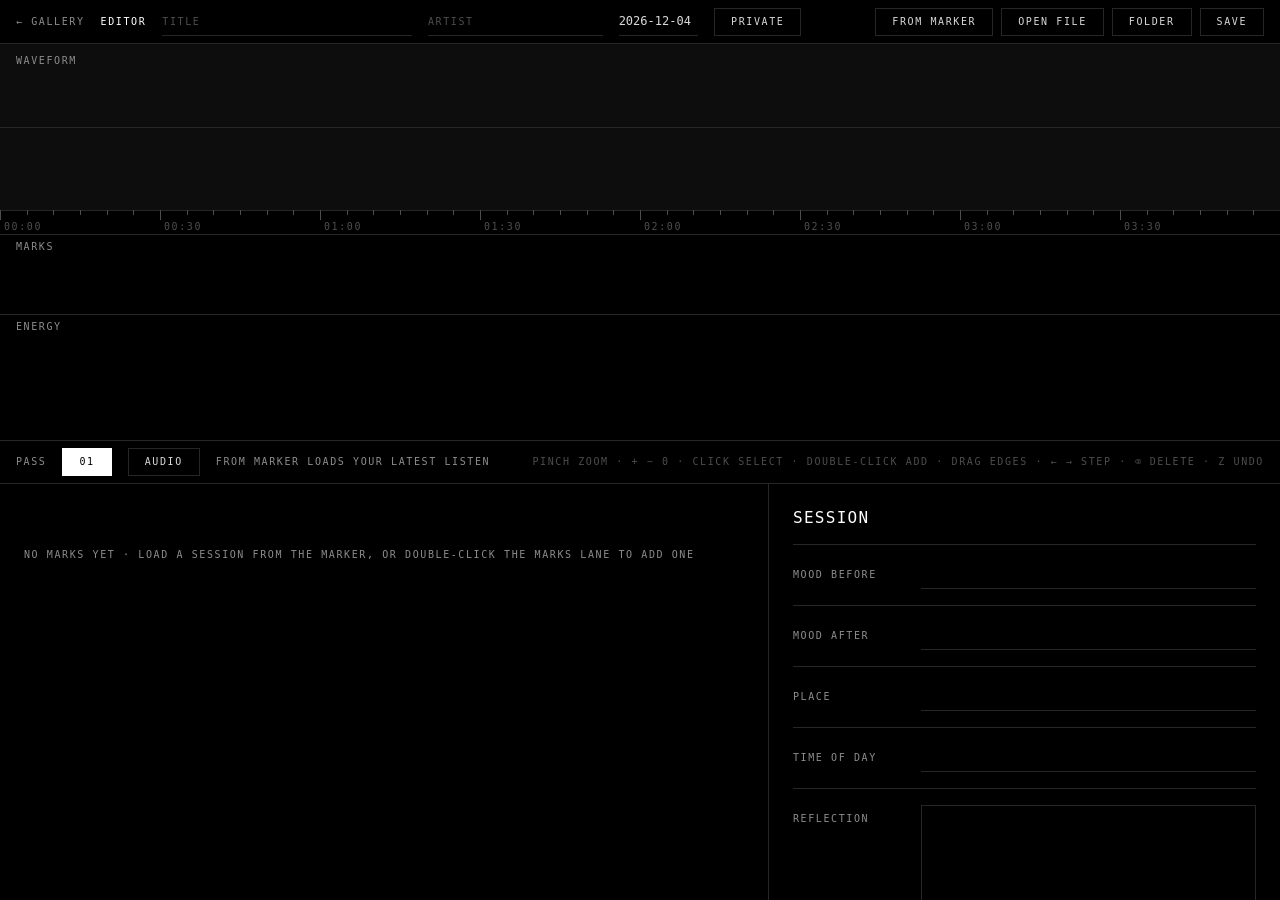
<file: edit.html>
<!doctype html>
<html lang="en">
<head>
  <meta charset="utf-8">
  <meta name="viewport" content="width=device-width, initial-scale=1">
  <title>Session Editor</title>
  <link rel="stylesheet" href="assets/style.css?v=2">
  <style>
    body { display: grid; grid-template-rows: var(--bar) 44vh var(--bar) 1fr; overflow: hidden; }
    .bar { display: flex; align-items: center; gap: var(--u2); padding: 0 var(--u2); min-width: 0; overflow: hidden; border-bottom: var(--hair) solid var(--rule); }
    .bar .push { margin-left: auto; display: flex; gap: var(--u); align-items: center; }
    .tools { border-top: var(--hair) solid var(--rule); }
    .home { border: none; font: var(--t-label); letter-spacing: var(--track-label); text-transform: uppercase; color: var(--mid); white-space: nowrap; flex: none; }
    .home:hover { color: var(--live); }

    #status { overflow: hidden; text-overflow: ellipsis; white-space: nowrap; flex: 1; min-width: 0; }
    #stage { position: relative; min-height: 0; }
    #score { position: absolute; inset: 0; width: 100%; height: 100%; display: block; }
    #passes { display: flex; gap: 0; }
    #passes .btn + .btn { border-left: none; }
    #sessionList { width: 200px; }

    .panels { display: grid; grid-template-columns: 3fr 2fr; min-height: 0; }
    .panel { overflow: auto; padding: var(--u3) var(--u3) var(--u6); min-width: 0; }
    .panel + .panel { border-left: var(--hair) solid var(--rule); }
    .panel h3 { font: var(--t-title); color: var(--live); text-transform: uppercase; letter-spacing: 0.08em; margin: 0 0 var(--u2); display: flex; align-items: baseline; gap: var(--u2); flex-wrap: wrap; }
    .empty { padding-top: var(--u4); }
    .row { display: grid; grid-template-columns: 112px 1fr; gap: var(--u2); padding: var(--u2) 0; border-top: var(--hair) solid var(--rule); align-items: start; }
    .row > .label { padding-top: 9px; }
    .inline { display: flex; flex-wrap: wrap; gap: var(--u); align-items: center; }
    .seg { display: flex; }
    .seg .btn + .btn { border-left: none; }
    .field.full { width: 100%; }
    .field.time { width: 88px; }
    .chips { display: flex; flex-wrap: wrap; gap: 6px; align-items: center; }
    .chip {
      font: var(--t-label); letter-spacing: var(--track-label); text-transform: uppercase;
      height: 24px; padding: 0 8px; display: inline-flex; align-items: center; gap: 8px;
      border: var(--hair) solid var(--mid); color: var(--bright); background: none; cursor: pointer;
    }
    .chip .x { color: var(--dim); }
    .chip:hover .x { color: var(--live); }
    .chip.sugg { border-style: dashed; border-color: var(--dim); color: var(--mid); }
    .chip.sugg:hover { border-color: var(--mid); color: var(--live); }
    .sugg-row { margin-top: var(--u); }
    .area {
      width: 100%; min-height: 64px; resize: vertical; display: block;
      font: var(--t-body); color: var(--bright); background: transparent;
      border: var(--hair) solid var(--rule); padding: var(--u);
    }
    .area:hover { border-color: var(--dim); }
    .area:focus { outline: none; border-color: var(--live); }
    .sw { width: 24px; height: 24px; border: var(--hair) solid var(--rule); padding: 0; cursor: pointer; }
    .sw.big { width: 28px; height: 28px; }
    .sw.add { background: var(--void); color: var(--mid); font: var(--t-data); }
    .sw.add:hover { color: var(--live); border-color: var(--mid); }
    input[type="color"].hidden { position: absolute; width: 0; height: 0; opacity: 0; pointer-events: none; }
    .thumbs { display: flex; flex-wrap: wrap; gap: var(--u); }
    .thumb { width: 80px; height: 80px; object-fit: cover; border: var(--hair) solid var(--rule); display: block; cursor: pointer; background: var(--slab); }
    .thumb.on { outline: var(--hair) solid var(--live); outline-offset: 2px; }
    .sketch { display: grid; grid-template-columns: 96px 1fr auto; gap: var(--u2); padding: var(--u2) 0; border-top: var(--hair) solid var(--rule); align-items: start; }
    .sketch img { width: 96px; height: 96px; object-fit: cover; border: var(--hair) solid var(--rule); background: var(--slab); }
    .sketch .meta { display: flex; flex-direction: column; gap: var(--u); min-width: 0; }
  </style>
</head>
<body>
  <header class="bar">
    <a class="home" href="index.html" title="Back to the gallery">← Gallery</a>
    <span class="label" style="color: var(--live)">Editor</span>
    <input class="field" id="title" placeholder="Title" autocomplete="off" style="width: 20%">
    <input class="field" id="artist" placeholder="Artist" autocomplete="off" style="width: 14%">
    <input class="field" id="date" placeholder="YYYY-MM-DD" autocomplete="off" style="width: 11ch">
    <button class="btn" id="privateBtn" title="Private sessions are saved to private/, which git ignores">Private</button>
    <div class="push">
      <button class="btn" id="fromMarkerBtn" title="Load the session currently in the Marker">From marker</button>
      <select class="field" id="sessionList" hidden><option value="">Open saved…</option></select>
      <button class="btn" id="openFileBtn">Open file</button>
      <button class="btn" id="folderBtn" title="Choose this repo's folder once so the editor can save straight into it">Folder</button>
      <button class="btn" id="saveBtn">Save</button>
    </div>
  </header>

  <div id="stage"><canvas id="score"></canvas></div>

  <div class="bar tools">
    <span class="label">Pass</span>
    <div id="passes"></div>
    <button class="btn" id="audioBtn" title="Optional: load the track to listen while editing">Audio</button>
    <span class="label" id="status"></span>
    <span class="label dimmed">pinch zoom · + − 0 · click select · double-click add · drag edges · ← → step · ⌫ delete · Z undo</span>
  </div>

  <div class="panels">
    <section class="panel" id="momentPanel"></section>
    <section class="panel" id="sessionPanel"></section>
  </div>

  <input type="file" id="jsonInput" accept="application/json,.json" hidden>
  <input type="file" id="audioInput" accept="audio/*" hidden>
  <input type="file" id="photoInput" accept="image/*" multiple hidden>
  <input type="color" id="colorInput" class="hidden">

<script src="assets/journal.js?v=2"></script>
<script src="assets/score.js?v=2"></script>
<script>
(function () {
  const J = window.Journal, E = J.escape;
  const DRAFT = "journal.editor.draft", MARKER = "journal.marker.current";
  const $ = (id) => document.getElementById(id);
  const round = (x, d = 1) => Math.round(x * 10 ** d) / 10 ** d;
  const fsAccess = "showDirectoryPicker" in window;

  let s = normalize(J.store.get(DRAFT));
  let selected = s.moments.length ? s.moments[0].n : null;
  let viewPass = s.passes.length ? s.passes[s.passes.length - 1].n : 1;
  let history = [];
  let images = new Map();         // sketch file -> { blob, url }
  let dir = null, dirPending = null;
  let library = [];               // sessions found in the repo folder: { path, session }
  let audio = null;               // HTMLAudioElement when a track is loaded for listening
  let drag = null;

  // ---------- model ----------
  function normalize(x) {
    const blank = {
      id: "", date: J.today(), private: false,
      track: { title: "", artist: "", source: "spotify", url: "", duration_s: null },
      context: { time_of_day: "", place: "", mood_before: "", mood_after: "" },
      passes: [], moments: [], sketches: [], reflection: "",
      waveform: { source: null, rate_hz: 20, peaks: [] }, audio_features: null
    };
    if (!x) return blank;
    const out = Object.assign(blank, x);
    out.track = Object.assign(blank.track, x.track);
    out.context = Object.assign({ time_of_day: "", place: "", mood_before: "", mood_after: "" }, x.context);
    out.waveform = x.waveform || { source: null, rate_hz: 20, peaks: [] };
    out.moments = (x.moments || []).map((m) => J.newMoment(Object.assign({}, m, m.kind === "range" ? {} : { kind: "tap", t_end_s: null })));
    out.sketches = x.sketches || [];
    delete out._marker;
    return out;
  }

  function moment(n) { return s.moments.find((m) => m.n === n); }
  function persist() { J.store.set(DRAFT, s); }

  // Every change goes through here so Z can undo it.
  function snapshot() { history.push(JSON.stringify(s)); if (history.length > 200) history.shift(); }
  function change(fn, opts = {}) {
    if (!opts.noSnapshot) snapshot();
    fn();
    persist(); draw();
    if (opts.panels !== false) renderPanels();
  }
  function undo() {
    if (!history.length) return setStatus("Nothing to undo");
    s = JSON.parse(history.pop());
    if (selected != null && !moment(selected)) selected = null;
    persist(); draw(); renderAll();
    setStatus("Undone");
  }

  function setStatus(text) { $("status").textContent = text; }

  function energyAt(passN, t) {
    const p = s.passes.find((x) => x.n === passN);
    if (!p || !p.energy_log || !p.energy_log.length) return null;
    let e = p.energy_log[0].energy;
    for (const pt of p.energy_log) { if (pt.t_s <= t) e = pt.energy; else break; }
    return round(e, 2);
  }

  function addMarkAt(t) {
    const n = s.moments.reduce((a, m) => Math.max(a, m.n), 0) + 1;
    change(() => {
      s.moments.push(J.newMoment({ n, pass: viewPass, kind: "tap", t_s: round(t), energy: energyAt(viewPass, t) }));
      s.moments.sort((a, b) => a.pass - b.pass || a.t_s - b.t_s);
      selected = n;
    });
  }

  function deleteSelected() {
    if (selected == null) return;
    const n = selected, list = passMoments(), i = list.findIndex((m) => m.n === n);
    change(() => {
      s.moments = s.moments.filter((m) => m.n !== n);
      const next = list[i + 1] || list[i - 1];
      selected = next ? next.n : null;
    });
    setStatus("Deleted mark " + String(n).padStart(2, "0") + " · Z to undo");
  }

  const passMoments = () => s.moments.filter((m) => m.pass === viewPass).sort((a, b) => a.t_s - b.t_s);

  function step(dir) {
    const list = passMoments(); if (!list.length) return;
    const i = list.findIndex((m) => m.n === selected);
    const next = list[i < 0 ? 0 : Math.min(list.length - 1, Math.max(0, i + dir))];
    selected = next.n; score.reveal(next.t_s); draw(); renderMoment();
  }

  // Values used before, most frequent first: from every saved session plus this one.
  function suggestions(key, exclude = []) {
    const counts = new Map();
    const add = (v) => { if (!v) return; const k = String(v).trim(); if (k && !exclude.includes(k)) counts.set(k, (counts.get(k) || 0) + 1); };
    const sources = library.map((x) => x.session).filter((x) => x.id !== s.id).concat([s]);
    sources.forEach((sess) => (sess.moments || []).forEach((m) => {
      const v = m[key]; Array.isArray(v) ? v.forEach(add) : add(v);
    }));
    return [...counts.entries()].sort((a, b) => b[1] - a[1]).slice(0, 16).map(([k]) => k);
  }

  // ---------- score ----------
  const score = Score.create($("score"));
  function draw() {
    score.draw({
      session: s, current: viewPass, selected, colors: true,
      t: audio ? audio.currentTime : 0, playhead: !!audio
    });
  }
  new ResizeObserver(() => { score.resize(); draw(); }).observe($("score"));

  const canvas = $("score");
  function pointer(e) { const r = canvas.getBoundingClientRect(); return [e.clientX - r.left, e.clientY - r.top]; }

  canvas.addEventListener("mousedown", (e) => {
    const [x, y] = pointer(e), h = score.hit(x, y);
    if ((h.lane === "wave" || h.lane === "ruler") && audio) { audio.currentTime = h.t; draw(); return; }
    if (h.mark) {
      const m = moment(h.mark.n);
      if (m.pass !== viewPass) { viewPass = m.pass; renderPasses(); }
      selected = m.n;
      const edge = m.kind === "range" ? h.mark.edge : "start";
      if (edge) drag = { n: m.n, edge, x0: x, moved: false };
      draw(); renderMoment();
    }
  });
  // Pinch zooms around the cursor; swiping moves along the track when zoomed in.
  canvas.addEventListener("wheel", (e) => {
    e.preventDefault();
    const [x] = pointer(e);
    if (e.ctrlKey) score.zoom(Math.exp(-e.deltaY * 0.01), x);
    else score.pan(Math.abs(e.deltaX) > Math.abs(e.deltaY) ? e.deltaX : e.deltaY);
    draw();
  }, { passive: false });
  let gestureScale = 1;   // Safari reports pinch as gesture events instead
  canvas.addEventListener("gesturestart", (e) => { e.preventDefault(); gestureScale = 1; });
  canvas.addEventListener("gesturechange", (e) => {
    e.preventDefault();
    score.zoom(e.scale / gestureScale, pointer(e)[0]); gestureScale = e.scale; draw();
  });
  function zoomKey(factor) {
    const m = moment(selected), x = m ? score.toX(m.t_s) : null;
    score.zoom(factor, x != null && x >= 0 && x <= canvas.clientWidth ? x : undefined);
    draw();
  }

  canvas.addEventListener("dblclick", (e) => {
    const [x, y] = pointer(e), h = score.hit(x, y);
    if (h.lane === "marks" && !h.mark) addMarkAt(h.t);
  });
  window.addEventListener("mousemove", (e) => {
    const [x, y] = pointer(e);
    if (!drag) {
      const h = score.hit(x, y);
      canvas.style.cursor = h.mark && h.lane === "marks" ? "ew-resize" : h.lane === "marks" ? "copy" : (audio && h.lane !== "energy" ? "text" : "default");
      return;
    }
    if (!drag.moved && Math.abs(x - drag.x0) < 3) return;
    if (!drag.moved) { snapshot(); drag.moved = true; }
    const m = moment(drag.n), t = round(Math.max(0, score.toT(x)));
    if (drag.edge === "end") m.t_end_s = Math.max(m.t_s + 0.1, t);
    else if (m.kind === "range") m.t_s = Math.min(m.t_end_s - 0.1, t);
    else m.t_s = t;
    draw();
  });
  window.addEventListener("mouseup", () => {
    if (drag && drag.moved) { persist(); renderMoment(); }
    drag = null;
  });

  // ---------- header ----------
  function bindHeader() {
    $("title").value = s.track.title || "";
    $("artist").value = s.track.artist || "";
    $("date").value = s.date || "";
    $("privateBtn").classList.toggle("on", !!s.private);
  }
  [["title", (v) => s.track.title = v], ["artist", (v) => s.track.artist = v], ["date", (v) => s.date = v]].forEach(([id, set]) => {
    const el = $(id);
    el.addEventListener("focus", snapshot);
    el.addEventListener("input", () => { set(el.value); persist(); });
    el.addEventListener("keydown", (e) => { if (e.key === "Enter") el.blur(); });
  });
  $("privateBtn").onclick = () => { change(() => { s.private = !s.private; }, { panels: false }); bindHeader(); };

  function renderPasses() {
    const box = $("passes"); box.innerHTML = "";
    const list = s.passes.length ? s.passes : [{ n: 1 }];
    list.forEach((p) => {
      const b = document.createElement("button");
      b.className = "btn" + (p.n === viewPass ? " on" : "");
      b.textContent = String(p.n).padStart(2, "0");
      b.onclick = () => { viewPass = p.n; const first = passMoments()[0]; selected = first ? first.n : null; renderPasses(); draw(); renderMoment(); };
      box.appendChild(b);
    });
  }

  // ---------- moment panel ----------
  function chipList(values, removeAttr) {
    return values.map((v, i) => '<button class="chip" data-' + removeAttr + '="' + i + '">' + E(v) + '<span class="x">×</span></button>').join("");
  }
  function suggList(values, attr) {
    return values.map((v) => '<button class="chip sugg" data-' + attr + '="' + E(v) + '">' + E(v) + "</button>").join("");
  }

  function renderMoment() {
    const box = $("momentPanel"), m = moment(selected);
    if (!m) {
      box.innerHTML = '<p class="label empty">' + (s.moments.length ? "Select a mark on the score" : "No marks yet · load a session from the Marker, or double-click the marks lane to add one") + "</p>";
      return;
    }
    const kinds = ["tap", "range"].map((k) => '<button class="btn' + (m.kind === k ? " on" : "") + '" data-kind="' + k + '">' + k + "</button>").join("");
    const sketchThumbs = s.sketches.length
      ? s.sketches.map((sk) => '<img class="thumb' + (m.sketch === sk.file ? " on" : "") + '" data-sketch="' + E(sk.file) + '" alt="' + E(sk.caption || sk.file) + '" src="' + E(images.get(sk.file) ? images.get(sk.file).url : "") + '">').join("")
      : '<span class="label dimmed">Add sketch photos in the session panel →</span>';
    box.innerHTML =
      '<h3>' + String(m.n).padStart(2, "0") + '<span class="label">Pass ' + String(m.pass).padStart(2, "0") + '</span>' +
        '<span class="seg">' + kinds + '</span><button class="btn" id="delBtn" style="margin-left:auto">Delete</button></h3>' +
      row("Time", '<div class="inline"><input class="field time" id="tStart" value="' + J.formatTime(m.t_s) + '">' +
        (m.kind === "range" ? '<span class="label">→</span><input class="field time" id="tEnd" value="' + J.formatTime(m.t_end_s) + '">' : "") +
        '<span class="label">Energy</span><input class="field time" id="mEnergy" value="' + (m.energy == null ? "" : m.energy.toFixed(2)) + '"></div>') +
      row("Tags", '<div class="chips">' + chipList(m.tags, "rmtag") + '<input class="field" id="tagInput" placeholder="Add tag ⏎" style="width:140px"></div>' +
        '<div class="chips sugg-row">' + suggList(suggestions("tags", m.tags), "addtag") + "</div>") +
      row("Colors", '<div class="chips">' + m.colors.map((c, i) => '<button class="sw big" title="Remove ' + E(c) + '" data-rmcolor="' + i + '" style="background:' + E(c) + '"></button>').join("") +
        '<button class="sw big add" id="addColor" title="Add a color">+</button></div>' +
        '<div class="chips sugg-row">' + suggestions("colors", m.colors).map((c) => '<button class="sw" title="' + E(c) + '" data-addcolor="' + E(c) + '" style="background:' + E(c) + '"></button>').join("") + "</div>") +
      row("Motion", '<input class="field full" data-text="motion" value="' + E(m.motion) + '" placeholder="Rising, spiral, scattering…">' +
        '<div class="chips sugg-row">' + suggList(suggestions("motion", [m.motion]), "set-motion") + "</div>") +
      row("Texture", '<input class="field full" data-text="texture" value="' + E(m.texture) + '" placeholder="Grainy, liquid, glass…">' +
        '<div class="chips sugg-row">' + suggList(suggestions("texture", [m.texture]), "set-texture") + "</div>") +
      row("Other", '<textarea class="area" data-text="other" placeholder="Anything that doesn\'t fit a field">' + E(m.other) + "</textarea>") +
      row("Note", '<textarea class="area" data-text="note">' + E(m.note) + "</textarea>") +
      row("Sketch", '<div class="thumbs">' + sketchThumbs + "</div>");

    box.querySelectorAll("[data-kind]").forEach((b) => b.onclick = () => change(() => {
      m.kind = b.dataset.kind;
      if (m.kind === "range" && m.t_end_s == null) m.t_end_s = round(m.t_s + 2);
      if (m.kind !== "range") m.t_end_s = null;
    }));
    $("delBtn").onclick = deleteSelected;
    const timeField = (id, apply) => { const el = $(id); if (!el) return;
      el.addEventListener("change", () => { const v = J.parseTime(el.value); if (v == null) { el.value = J.formatTime(apply()); return; } change(() => apply(round(v))); }); };
    timeField("tStart", (v) => { if (v != null) { m.t_s = m.t_end_s != null ? Math.min(v, m.t_end_s - 0.1) : v; } return m.t_s; });
    timeField("tEnd", (v) => { if (v != null) m.t_end_s = Math.max(v, m.t_s + 0.1); return m.t_end_s; });
    $("mEnergy").addEventListener("change", (e) => { const v = parseFloat(e.target.value); change(() => { m.energy = isNaN(v) ? null : round(Math.min(1, Math.max(0, v)), 2); }); });

    const tagInput = $("tagInput");
    tagInput.addEventListener("keydown", (e) => {
      if (e.key !== "Enter" || !tagInput.value.trim()) return;
      const v = tagInput.value.trim().toLowerCase();
      change(() => { if (!m.tags.includes(v)) m.tags.push(v); });
      $("tagInput").focus();
    });
    box.querySelectorAll("[data-rmtag]").forEach((b) => b.onclick = () => change(() => m.tags.splice(+b.dataset.rmtag, 1)));
    box.querySelectorAll("[data-addtag]").forEach((b) => b.onclick = () => change(() => { if (!m.tags.includes(b.dataset.addtag)) m.tags.push(b.dataset.addtag); }));
    box.querySelectorAll("[data-rmcolor]").forEach((b) => b.onclick = () => change(() => m.colors.splice(+b.dataset.rmcolor, 1)));
    box.querySelectorAll("[data-addcolor]").forEach((b) => b.onclick = () => change(() => m.colors.push(b.dataset.addcolor)));
    $("addColor").onclick = () => { const ci = $("colorInput"); ci.value = m.colors[m.colors.length - 1] || "#808080"; ci.click(); };
    ["motion", "texture"].forEach((k) => box.querySelectorAll("[data-set-" + k + "]").forEach((b) => b.onclick = () => change(() => { m[k] = b.dataset["set" + k[0].toUpperCase() + k.slice(1)]; })));
    box.querySelectorAll("[data-text]").forEach((el) => {
      el.addEventListener("focus", snapshot);
      el.addEventListener("input", () => { m[el.dataset.text] = el.value; persist(); });
    });
    box.querySelectorAll("[data-sketch]").forEach((img) => img.onclick = () => change(() => { m.sketch = m.sketch === img.dataset.sketch ? null : img.dataset.sketch; }));
  }
  function row(name, html) { return '<div class="row"><span class="label">' + name + "</span><div>" + html + "</div></div>"; }

  $("colorInput").addEventListener("change", (e) => {
    const m = moment(selected); if (!m) return;
    change(() => m.colors.push(e.target.value));
  });

  // ---------- session panel ----------
  function renderSession() {
    const box = $("sessionPanel"), c = s.context;
    const pinned = (file) => s.moments.filter((m) => m.sketch === file).map((m) => String(m.n).padStart(2, "0")).join(", ");
    box.innerHTML =
      "<h3>Session</h3>" +
      row("Mood before", '<input class="field full" data-ctx="mood_before" value="' + E(c.mood_before) + '">') +
      row("Mood after", '<input class="field full" data-ctx="mood_after" value="' + E(c.mood_after) + '">') +
      row("Place", '<input class="field full" data-ctx="place" value="' + E(c.place) + '">') +
      row("Time of day", '<input class="field full" data-ctx="time_of_day" value="' + E(c.time_of_day) + '">') +
      row("Reflection", '<textarea class="area" id="reflection" style="min-height:120px">' + E(s.reflection) + "</textarea>") +
      row("Track", '<div class="inline"><span class="data">' + E(s.track.source) + " · " + (s.track.duration_s ? J.formatTime(s.track.duration_s) : "length unknown") + "</span></div>" +
        '<input class="field full" id="trackUrl" placeholder="Link (optional)" value="' + E(s.track.url) + '">') +
      '<div class="row"><span class="label">Sketches</span><div><button class="btn" id="addPhotos">Add photos</button></div></div>' +
      s.sketches.map((sk, i) =>
        '<div class="sketch"><img alt="" src="' + E(images.get(sk.file) ? images.get(sk.file).url : "") + '">' +
        '<div class="meta"><span class="label">' + E(sk.file) + (pinned(sk.file) ? " · mark " + pinned(sk.file) : " · not pinned") + "</span>" +
        '<input class="field full" data-caption="' + i + '" placeholder="Caption" value="' + E(sk.caption) + '"></div>' +
        '<button class="btn" data-rmsketch="' + i + '">Remove</button></div>').join("");

    box.querySelectorAll("[data-ctx]").forEach((el) => {
      el.addEventListener("focus", snapshot);
      el.addEventListener("input", () => { s.context[el.dataset.ctx] = el.value; persist(); });
    });
    const refl = $("reflection");
    refl.addEventListener("focus", snapshot);
    refl.addEventListener("input", () => { s.reflection = refl.value; persist(); });
    const url = $("trackUrl");
    url.addEventListener("focus", snapshot);
    url.addEventListener("input", () => { s.track.url = url.value; persist(); });
    $("addPhotos").onclick = () => $("photoInput").click();
    box.querySelectorAll("[data-caption]").forEach((el) => {
      el.addEventListener("focus", snapshot);
      el.addEventListener("input", () => { s.sketches[+el.dataset.caption].caption = el.value; persist(); });
    });
    box.querySelectorAll("[data-rmsketch]").forEach((b) => b.onclick = () => {
      const sk = s.sketches[+b.dataset.rmsketch];
      change(() => {
        s.sketches.splice(+b.dataset.rmsketch, 1);
        s.moments.forEach((m) => { if (m.sketch === sk.file) m.sketch = null; });
      });
    });
  }

  // Photos are shrunk to 1600px JPEGs so the public repo stays light.
  async function addPhotos(files) {
    let next = s.sketches.reduce((a, sk) => Math.max(a, parseInt((sk.file.match(/(\d+)/) || [0, 0])[1], 10)), 0) + 1;
    const added = [], failed = [];
    for (const file of files) {
      try {
        const bmp = await createImageBitmap(file);
        const k = Math.min(1, 1600 / Math.max(bmp.width, bmp.height));
        const c = document.createElement("canvas");
        c.width = Math.round(bmp.width * k); c.height = Math.round(bmp.height * k);
        c.getContext("2d").drawImage(bmp, 0, 0, c.width, c.height);
        const blob = await new Promise((r) => c.toBlob(r, "image/jpeg", 0.85));
        const name = "sketch-" + J.pad(next++) + ".jpg";
        setImage(name, blob);
        J.db.set("draft-img:" + name, blob);
        added.push({ file: name, t_start_s: null, t_end_s: null, caption: "" });
      } catch (e) { failed.push(file.name); }
    }
    if (added.length) change(() => s.sketches.push(...added));
    setStatus(failed.length ? "Couldn't read " + failed.join(", ") + ". iPhone HEIC photos: export as JPEG first." : "Added " + added.length + " photo" + (added.length === 1 ? "" : "s"));
  }
  function setImage(name, blob) {
    const old = images.get(name); if (old) URL.revokeObjectURL(old.url);
    images.set(name, { blob, url: URL.createObjectURL(blob) });
  }

  // ---------- loading ----------
  async function load(session, imageBlobs, origin) {
    if (s.moments.length && s.id !== session.id && !confirm("Replace the session open in the editor? Unsaved edits will be lost.")) return;
    for (const sk of s.sketches) J.db.remove("draft-img:" + sk.file);
    images.forEach((v) => URL.revokeObjectURL(v.url));
    images = new Map();
    s = normalize(session);
    for (const [name, blob] of imageBlobs || []) { setImage(name, blob); J.db.set("draft-img:" + name, blob); }
    selected = s.moments.length ? s.moments[0].n : null;
    viewPass = s.passes.length ? s.passes[s.passes.length - 1].n : 1;
    history = [];
    persist(); renderAll(); draw();
    setStatus("Opened " + (origin || "session") + " · " + s.moments.length + " marks");
  }

  async function restoreDraftImages() {
    for (const sk of s.sketches) {
      const blob = await J.db.get("draft-img:" + sk.file);
      if (blob) setImage(sk.file, blob);
    }
    renderPanels();
  }

  $("fromMarkerBtn").onclick = () => {
    const m = J.store.get(MARKER);
    if (!m || !(m.moments || []).length) return setStatus("The Marker has no marks right now");
    load(m, null, "from Marker");
  };
  $("openFileBtn").onclick = () => $("jsonInput").click();
  $("jsonInput").onchange = async (e) => {
    const f = e.target.files[0]; e.target.value = "";
    if (!f) return;
    try { load(JSON.parse(await f.text()), null, f.name); }
    catch (err) { setStatus("That file isn't a session.json"); }
  };
  $("photoInput").onchange = (e) => { const files = [...e.target.files]; e.target.value = ""; if (files.length) addPhotos(files); };

  // ---------- repo folder (Chrome / Edge) ----------
  async function useFolder(handle) {
    dir = handle; dirPending = null;
    $("folderBtn").classList.add("on");
    $("folderBtn").textContent = "Folder · " + handle.name;
    await scanFolder();
  }
  async function connectFolder() {
    if (!fsAccess) { setStatus("This browser can't save into folders. Save will download the files instead."); return false; }
    try {
      if (dirPending) {
        if (await dirPending.requestPermission({ mode: "readwrite" }) === "granted") { await useFolder(dirPending); return true; }
      }
      const handle = await window.showDirectoryPicker({ id: "listening-journal", mode: "readwrite" });
      try { await handle.getFileHandle("mark.html"); }
      catch (e) { setStatus("Heads up: " + handle.name + " doesn't look like the journal repo (no mark.html)"); }
      J.db.set("repo-dir", handle);
      await useFolder(handle);
      return true;
    } catch (e) { return false; }
  }
  async function restoreFolder() {
    if (!fsAccess) { $("folderBtn").hidden = true; return; }
    const handle = await J.db.get("repo-dir");
    if (!handle) return;
    try {
      if (await handle.queryPermission({ mode: "readwrite" }) === "granted") await useFolder(handle);
      else { dirPending = handle; $("folderBtn").textContent = "Reconnect folder"; }
    } catch (e) {}
  }
  async function scanFolder() {
    library = [];
    for (const base of ["sessions", "private"]) {
      let d; try { d = await dir.getDirectoryHandle(base); } catch (e) { continue; }
      for await (const [name, h] of d.entries()) {
        if (h.kind !== "directory") continue;
        try {
          const f = await (await h.getFileHandle("session.json")).getFile();
          library.push({ path: base + "/" + name, session: JSON.parse(await f.text()) });
        } catch (e) {}
      }
    }
    library.sort((a, b) => (b.session.date || "").localeCompare(a.session.date || ""));
    writeIndexes();
    const sel = $("sessionList");
    sel.innerHTML = '<option value="">Open saved… (' + library.length + ")</option>" +
      library.map((x, i) => '<option value="' + i + '">' + E((x.session.date || "") + " · " + (x.session.track.title || x.path)) + (x.path.startsWith("private") ? " · private" : "") + "</option>").join("");
    sel.hidden = false;
    renderPanels();
  }
  // The gallery reads sessions/index.json (and private/index.json on this computer only).
  async function writeIndexes() {
    for (const base of ["sessions", "private"]) {
      const items = library.filter((x) => x.path.startsWith(base + "/")).map((x) => J.summarize(x.session, x.path));
      try {
        let d;
        try { d = await dir.getDirectoryHandle(base, { create: items.length > 0 }); } catch (e) { continue; }
        const text = JSON.stringify({ sessions: items }, null, 1) + "\n";
        let old = "";
        try { old = await (await (await d.getFileHandle("index.json")).getFile()).text(); } catch (e) {}
        if (old !== text) await writeFile(d, "index.json", text);
      } catch (e) {}
    }
  }

  $("sessionList").onchange = async (e) => {
    const item = library[+e.target.value]; e.target.value = "";
    if (!item) return;
    const [base, name] = item.path.split("/");
    const folder = await (await dir.getDirectoryHandle(base)).getDirectoryHandle(name);
    const blobs = [];
    for (const sk of item.session.sketches || []) {
      try { blobs.push([sk.file, await (await folder.getFileHandle(sk.file)).getFile()]); } catch (err) {}
    }
    await load(Object.assign({}, item.session, { _savedPath: item.path }), blobs, item.path);
  };
  $("folderBtn").onclick = connectFolder;

  // ---------- saving ----------
  function cleanCopy() {
    const out = JSON.parse(JSON.stringify(s));
    Object.keys(out).forEach((k) => { if (k.startsWith("_")) delete out[k]; });
    out.id = J.sessionId(out.date, out.track);
    return out;
  }
  async function writeFile(folder, name, data) {
    const w = await (await folder.getFileHandle(name, { create: true })).createWritable();
    await w.write(data); await w.close();
  }
  async function save() {
    if (!s.track.title) { $("title").focus(); return setStatus("Add a title before saving"); }
    const out = cleanCopy(), base = s.private ? "private" : "sessions", path = base + "/" + out.id;
    if (!dir && fsAccess && !(await connectFolder())) return setStatus("Save needs the repo folder · click Folder");
    if (dir) {
      try {
        if (await dir.queryPermission({ mode: "readwrite" }) !== "granted" && await dir.requestPermission({ mode: "readwrite" }) !== "granted") return setStatus("No permission to write to the folder");
        const folder = await (await dir.getDirectoryHandle(base, { create: true })).getDirectoryHandle(out.id, { create: true });
        await writeFile(folder, "session.json", JSON.stringify(out, null, 2) + "\n");
        for (const sk of s.sketches) { const img = images.get(sk.file); if (img) await writeFile(folder, sk.file, img.blob); }
        const moved = s._savedPath && s._savedPath !== path ? " · the old folder " + s._savedPath + " is still there" : "";
        s._savedPath = path; s.id = out.id; persist();
        setStatus("Saved to " + path + "/" + moved);
        scanFolder();
      } catch (e) { setStatus("Couldn't save: " + e.message); }
      return;
    }
    // No folder access (Safari, Firefox): download everything and move it by hand.
    J.download("session.json", JSON.stringify(out, null, 2) + "\n");
    s.sketches.forEach((sk, i) => { const img = images.get(sk.file); if (img) setTimeout(() => J.download(sk.file, img.blob), 300 * (i + 1)); });
    setStatus("Downloaded · move the files into " + path + "/");
  }
  $("saveBtn").onclick = save;

  // ---------- audio (optional, for listening while editing) ----------
  $("audioBtn").onclick = () => {
    if (audio) { audio.pause(); audio = null; $("audioBtn").classList.remove("on"); draw(); return; }
    $("audioInput").click();
  };
  $("audioInput").onchange = (e) => {
    const f = e.target.files[0]; e.target.value = "";
    if (!f) return;
    audio = new Audio(URL.createObjectURL(f));
    $("audioBtn").classList.add("on");
    setStatus("Audio · " + f.name + " · space play/pause · N add mark at playhead · click waveform to seek");
    (function tick() { if (!audio) return; if (!audio.paused) draw(); requestAnimationFrame(tick); })();
    draw();
  };

  // ---------- keys ----------
  const typing = (e) => e.target instanceof Element && e.target.matches("input, select, textarea");
  document.addEventListener("keydown", (e) => {
    if ((e.metaKey || e.ctrlKey) && e.key.toLowerCase() === "s") { e.preventDefault(); save(); return; }
    if (typing(e)) { if (e.key === "Escape") e.target.blur(); return; }
    if ((e.metaKey || e.ctrlKey) && e.key.toLowerCase() === "z") { e.preventDefault(); undo(); return; }
    if (e.metaKey || e.ctrlKey || e.altKey) return;
    if (e.key === "ArrowLeft") { e.preventDefault(); step(-1); }
    else if (e.key === "ArrowRight") { e.preventDefault(); step(1); }
    else if (e.key === "Backspace" || e.key === "Delete") { e.preventDefault(); deleteSelected(); }
    else if (e.key.toLowerCase() === "z") undo();
    else if (e.key === "=" || e.key === "+") zoomKey(2);
    else if (e.key === "-") zoomKey(0.5);
    else if (e.key === "0") { score.fit(); draw(); }
    else if (e.code === "Space" && audio) { e.preventDefault(); audio.paused ? audio.play() : audio.pause(); draw(); }
    else if (e.key.toLowerCase() === "n" && audio) addMarkAt(audio.currentTime);
  });

  // ---------- start ----------
  function renderPanels() { renderMoment(); renderSession(); }
  function renderAll() { bindHeader(); renderPasses(); renderPanels(); }
  renderAll(); draw();
  restoreDraftImages();
  restoreFolder();
  setStatus(s.moments.length ? "Draft restored · " + s.moments.length + " marks" : "From marker loads your latest listen");
})();
</script>
</body>
</html>
</file>
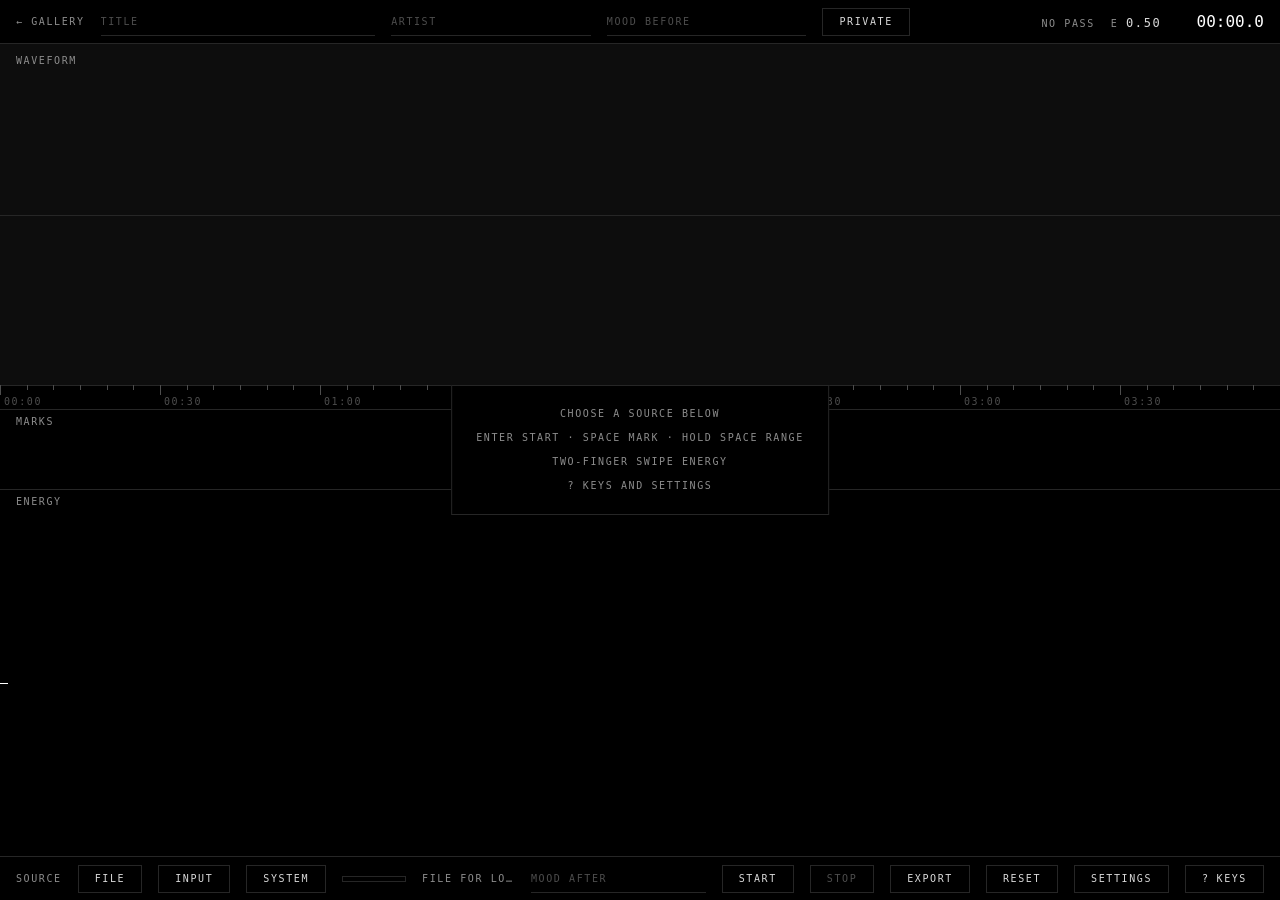
<file: mark.html>
<!doctype html>
<html lang="en">
<head>
  <meta charset="utf-8">
  <meta name="viewport" content="width=device-width, initial-scale=1">
  <title>Listening Marker</title>
  <link rel="stylesheet" href="assets/style.css?v=2">
  <style>
    body { display: grid; grid-template-rows: var(--bar) 1fr var(--bar); overflow: hidden; user-select: none; -webkit-user-select: none; }
    .bar { display: flex; align-items: center; gap: var(--u2); padding: 0 var(--u2); min-width: 0; overflow: hidden; }
    header.bar { border-bottom: var(--hair) solid var(--rule); }
    footer.bar { border-top: var(--hair) solid var(--rule); }
    .bar .push { margin-left: auto; }
    .home { border: none; font: var(--t-label); letter-spacing: var(--track-label); text-transform: uppercase; color: var(--mid); white-space: nowrap; flex: none; }
    .home:hover { color: var(--live); }

    .grow { flex: 1; min-width: 0; }
    .readout { display: flex; align-items: baseline; gap: var(--u2); white-space: nowrap; }
    #clock { font: var(--t-title); color: var(--live); min-width: 9ch; text-align: right; }
    #level { width: 64px; height: 6px; border: var(--hair) solid var(--rule); position: relative; flex: none; }
    #level i { position: absolute; inset: 0 auto 0 0; width: 0; background: var(--bright); }
    #status { overflow: hidden; text-overflow: ellipsis; white-space: nowrap; }
    #device { width: 180px; flex: none; }
    body.running.dim-bars .bar { opacity: 0.35; }
    body.running.dim-bars .bar:hover { opacity: 1; }

    #stage { position: relative; min-height: 0; cursor: crosshair; }
    body.running.locked #stage { cursor: none; }
    #score { position: absolute; inset: 0; width: 100%; height: 100%; display: block; }
    #hint {
      position: absolute; left: 50%; top: 50%; transform: translate(-50%, -50%);
      text-align: center; pointer-events: none; line-height: 2.4;
      background: var(--void); padding: var(--u2) var(--u3); border: var(--hair) solid var(--rule);
    }

    /* keys / settings / input test panel */
    #panel { position: absolute; inset: 0; background: var(--void); display: none; flex-direction: column; }
    #panel.open { display: flex; }
    .tabs { display: flex; border-bottom: var(--hair) solid var(--rule); flex: none; }
    .tab { font: var(--t-label); letter-spacing: var(--track-label); text-transform: uppercase; color: var(--mid); background: var(--void);
      border: none; border-right: var(--hair) solid var(--rule); height: var(--bar); padding: 0 var(--u3); cursor: pointer; display: flex; align-items: center; gap: var(--u); }
    .tab:hover { color: var(--live); }
    .tab.on { background: var(--live); color: var(--void); }
    .tabs .close { margin-left: auto; align-self: center; padding: 0 var(--u2); }
    kbd { font: var(--t-label); letter-spacing: 0.08em; border: var(--hair) solid currentColor; padding: 3px 6px; display: inline-block; min-width: 22px; text-align: center; }
    .pane { display: none; flex: 1; min-height: 0; overflow: auto; }
    .pane.on { display: grid; }

    .pane[data-pane="keys"] { grid-template-columns: repeat(3, 1fr); align-content: start; }
    .keycol { padding: var(--u3) var(--u2); border-right: var(--hair) solid var(--rule); }
    .keycol:last-child { border-right: none; }
    .keycol > .label { display: block; margin-bottom: var(--u2); color: var(--live); }
    .k { display: grid; grid-template-columns: 148px 1fr; gap: var(--u2); padding: 10px 0; border-top: var(--hair) solid var(--rule); align-items: center; }
    .k .keys { display: flex; gap: 4px; flex-wrap: wrap; color: var(--bright); }
    .k .what { color: var(--mid); }
    .rebind { background: none; border: none; padding: 0; cursor: pointer; color: var(--bright); font: inherit; }
    .rebind:hover kbd { background: var(--live); color: var(--void); border-color: var(--live); }
    .rebind.listening kbd { background: var(--live); color: var(--void); border-color: var(--live); }
    .keysfoot { grid-column: 1 / -1; display: flex; gap: var(--u3); align-items: center; padding: var(--u2); border-top: var(--hair) solid var(--rule); }

    .pane[data-pane="settings"] { grid-template-columns: minmax(0, 760px); align-content: start; padding: var(--u3) var(--u2); }
    .set { display: grid; grid-template-columns: 200px 300px 1fr; gap: var(--u3); padding: var(--u2) 0; border-top: var(--hair) solid var(--rule); align-items: center; }
    .set .what { color: var(--dim); font: var(--t-data); line-height: 1.5; }
    .seg { display: flex; }
    .seg .btn + .btn { border-left: none; }
    .slider { display: flex; align-items: center; gap: var(--u2); }
    input[type="range"] { -webkit-appearance: none; appearance: none; width: 200px; height: 20px; background: transparent; margin: 0; cursor: pointer; }
    input[type="range"]::-webkit-slider-runnable-track { height: 1px; background: var(--mid); }
    input[type="range"]::-webkit-slider-thumb { -webkit-appearance: none; width: 8px; height: 20px; background: var(--live); margin-top: -9.5px; border: none; }
    input[type="range"]::-moz-range-track { height: 1px; background: var(--mid); }
    input[type="range"]::-moz-range-thumb { width: 8px; height: 20px; background: var(--live); border: none; border-radius: 0; }

    .pane[data-pane="test"] { grid-template-columns: repeat(3, 1fr); grid-template-rows: auto 1fr; }
    .pane[data-pane="test"] .intro { grid-column: 1 / -1; padding: var(--u3) var(--u2); border-bottom: var(--hair) solid var(--rule); }
    .cell { border-right: var(--hair) solid var(--rule); padding: var(--u3) var(--u2); display: flex; flex-direction: column; gap: var(--u2); min-width: 0; }
    .cell:last-child { border-right: none; }
    .big { font: var(--t-display); color: var(--dim); }
    .big.hot { color: var(--live); }
    .meter { height: 120px; border: var(--hair) solid var(--rule); position: relative; }
    .meter i { position: absolute; left: 0; right: 0; bottom: 50%; height: 1px; background: var(--live); }
    .meter::after { content: ""; position: absolute; left: 0; right: 0; top: 50%; border-top: var(--hair) dashed var(--rule); }
    #keysBtn kbd { border: none; padding: 0; min-width: 0; }
  </style>
</head>
<body>
  <header class="bar">
    <a class="home" href="index.html" title="Back to the gallery">← Gallery</a>
    <input class="field" id="title" placeholder="Title" autocomplete="off" style="width: 22%">
    <input class="field" id="artist" placeholder="Artist" autocomplete="off" style="width: 16%">
    <input class="field" id="moodBefore" placeholder="Mood before" autocomplete="off" style="width: 16%">
    <button class="btn" id="privateBtn" title="Private sessions are saved to private/, which git ignores">Private</button>
    <div class="readout push">
      <span class="label" id="passLabel">No pass</span>
      <span class="label">E <span class="data" id="energyOut">0.50</span></span>
      <span id="clock">00:00.0</span>
    </div>
  </header>

  <div id="stage">
    <canvas id="score"></canvas>
    <div id="hint" class="label"></div>

    <div id="panel">
      <div class="tabs">
        <button class="tab" data-tab="keys">Keys <kbd data-keyof="keys"></kbd></button>
        <button class="tab" data-tab="settings">Settings <kbd data-keyof="settings"></kbd></button>
        <button class="tab" data-tab="test">Input test <kbd data-keyof="test"></kbd></button>
        <button class="btn close" id="closePanel">Close <kbd style="border:none;padding:0">Esc</kbd></button>
      </div>

      <div class="pane" data-pane="keys" id="keysPane"></div>

      <div class="pane" data-pane="settings" id="settingsPane"></div>

      <div class="pane" data-pane="test">
        <div class="intro"><span class="label">Try each gesture, then try them at the same time. Nothing is recorded while this tab is open.</span></div>
        <div class="cell">
          <span class="label">Two-finger swipe</span>
          <div class="meter"><i id="tSwipeBar"></i></div>
          <span class="data" id="tSwipe">0 events</span>
        </div>
        <div class="cell">
          <span class="label">Space · tap / hold</span>
          <span class="big" id="tClickState">UP</span>
          <span class="data" id="tClick">0 presses · last hold 0.00s</span>
        </div>
        <div class="cell">
          <span class="label">Together</span>
          <span class="big" id="tBothState">—</span>
          <span class="data" id="tBoth">swipe while space held: 0<br>space while swiping: 0</span>
        </div>
      </div>
    </div>
  </div>

  <footer class="bar">
    <span class="label">Source</span>
    <button class="btn" id="fileBtn">File</button>
    <button class="btn" id="inputBtn">Input</button>
    <select class="field" id="device" hidden></select>
    <button class="btn" id="systemBtn">System</button>
    <div id="level" title="Input level"><i></i></div>
    <span class="label grow" id="status"></span>
    <input class="field" id="moodAfter" placeholder="Mood after" autocomplete="off" style="width: 14%">
    <button class="btn" id="startBtn">Start</button>
    <button class="btn" id="stopBtn" disabled>Stop</button>
    <button class="btn" id="exportBtn">Export</button>
    <button class="btn" id="resetBtn">Reset</button>
    <button class="btn" id="settingsBtn" title="Settings (,)">Settings</button>
    <button class="btn" id="keysBtn" title="Keys"><kbd data-keyof="keys"></kbd> Keys</button>
    <input type="file" id="fileInput" accept="audio/*" hidden>
  </footer>

<script src="assets/journal.js?v=2"></script>
<script src="assets/score.js?v=2"></script>
<script>
(function () {
  const J = window.Journal;
  const KEY = "journal.marker.current";
  const RATE = 50;              // waveform samples per second
  const SWIPE_PER_UNIT = 800;   // pixels of scroll for the full 0-1 energy range at sensitivity 1

  // Settings belong to this browser, not to a session.
  const SETTINGS = "journal.marker.settings";
  const DEFAULTS = { invert: false, sensitivity: 1, holdMs: 300, startEnergy: 0.5, hideCursor: true, dimBars: true };
  const settings = Object.assign({}, DEFAULTS, J.store.get(SETTINGS) || {});

  // Key bindings: action -> KeyboardEvent.code (the physical key, whatever the keyboard layout).
  const ACTIONS = [
    { id: "start", group: "Listen", what: "Start a pass · new pass", key: "Enter" },
    { id: "mark", group: "Listen", what: "Tap: instant mark · hold: range", key: "Space" },
    { id: "energyUp", group: "Listen", what: "Energy up", key: "ArrowUp" },
    { id: "energyDown", group: "Listen", what: "Energy down", key: "ArrowDown" },
    { id: "stop", group: "Listen", what: "Stop the pass", key: "KeyS" },
    { id: "export", group: "Session", what: "Export session.json", key: "KeyE" },
    { id: "file", group: "Session", what: "Source: audio file", key: "KeyF" },
    { id: "private", group: "Session", what: "Private on / off", key: "KeyP" },
    { id: "zoomIn", group: "View", what: "Zoom in", key: "Equal" },
    { id: "zoomOut", group: "View", what: "Zoom out", key: "Minus" },
    { id: "zoomFit", group: "View", what: "Fit the whole song", key: "Digit0" },
    { id: "keys", group: "View", what: "This list", key: "Slash" },
    { id: "settings", group: "View", what: "Settings", key: "Comma" },
    { id: "test", group: "View", what: "Input test", key: "KeyT" },
    { id: "invert", group: "View", what: "Flip swipe direction", key: "KeyI" }
  ];
  const DEFAULT_KEYS = Object.fromEntries(ACTIONS.map((a) => [a.id, a.key]));
  settings.keys = Object.assign({}, DEFAULT_KEYS, settings.keys || {});
  const KEY_NAMES = { Space: "Space", Enter: "Enter", ArrowUp: "↑", ArrowDown: "↓", ArrowLeft: "←", ArrowRight: "→", Slash: "?", Comma: ",", Period: ".",
    Equal: "+", Minus: "−", Semicolon: ";", Quote: "'", Backquote: "`", BracketLeft: "[", BracketRight: "]", Backslash: "\\", Tab: "Tab", Backspace: "⌫", Delete: "Del" };
  function keyName(code) {
    if (!code) return "—";
    if (KEY_NAMES[code]) return KEY_NAMES[code];
    if (/^Key[A-Z]$/.test(code)) return code.slice(3);
    if (/^Digit\d$/.test(code)) return code.slice(5);
    if (/^Numpad/.test(code)) return "Num " + code.slice(6);
    return code;
  }
  const keyOf = (id) => keyName(settings.keys[id]);
  const actionFor = (code) => Object.keys(settings.keys).find((id) => settings.keys[id] === code);
  const $ = (id) => document.getElementById(id);

  // ---------- session state ----------
  function blankSession() {
    return {
      id: "", date: J.today(), private: false,
      track: { title: "", artist: "", source: "spotify", url: "", duration_s: null },
      context: { time_of_day: "", place: "", mood_before: "", mood_after: "" },
      passes: [], moments: [], sketches: [], reflection: "",
      waveform: { source: null, rate_hz: RATE, peaks: [] },
      audio_features: null,
      _marker: { running: false, startMs: null, energy: settings.startEnergy, nextN: 1, lastT: 0 }
    };
  }
  let s = J.store.get(KEY) || blankSession();
  if (!s.waveform) s.waveform = { source: null, rate_hz: RATE, peaks: [] };
  if (typeof s._marker.energy !== "number" || s._marker.energy > 1) s._marker.energy = settings.startEnergy;
  if (s._marker.invert) { settings.invert = true; delete s._marker.invert; }   // older sessions kept this per session

  // A reload ends a running pass where it was last saved (the audio can't survive a reload).
  if (s._marker.running) {
    const p = s.passes[s.passes.length - 1];
    if (p) p.ended_s = s._marker.lastT;
    s._marker.running = false;
  }

  const audio = { mode: "none", el: new Audio(), ctx: null, analyser: null, stream: null, buf: null, level: 0 };
  let hold = null;          // { t, range, timer }
  let recordFrom = 0;       // first waveform index this pass may write (live mode)
  let dirty = true;
  let lockLost = false;     // cursor capture was held during this pass and released (Esc)

  const round = (x, d = 1) => Math.round(x * 10 ** d) / 10 ** d;
  const clamp = (x) => Math.min(1, Math.max(0, x));
  const pass = () => s.passes[s.passes.length - 1];

  function save() {
    s.id = J.sessionId(s.date, s.track);
    s._marker.lastT = round(now());
    J.store.set(KEY, s);
  }

  function now() {
    if (!s._marker.running) return pass() ? pass().ended_s || 0 : 0;
    if (audio.mode === "file") return audio.el.currentTime;
    return (Date.now() - s._marker.startMs) / 1000;
  }

  function setStatus(text) { $("status").textContent = text; }

  // ---------- audio sources ----------
  function ensureCtx() {
    if (!audio.ctx) audio.ctx = new (window.AudioContext || window.webkitAudioContext)();
    if (audio.ctx.state === "suspended") audio.ctx.resume();
    return audio.ctx;
  }

  function stopStream() {
    if (audio.stream) audio.stream.getTracks().forEach((t) => t.stop());
    audio.stream = null; audio.analyser = null; audio.level = 0;
  }

  async function loadFile(file) {
    stopStream();
    setStatus("Reading " + file.name + "…");
    try {
      const ctx = ensureCtx();
      const buffer = await ctx.decodeAudioData(await file.arrayBuffer());
      const n = Math.ceil(buffer.duration * RATE), per = buffer.sampleRate / RATE;
      const chans = [...Array(buffer.numberOfChannels).keys()].map((c) => buffer.getChannelData(c));
      const peaks = new Array(n);
      for (let i = 0; i < n; i++) {
        let m = 0;
        const a = Math.floor(i * per), b = Math.min(chans[0].length, Math.floor((i + 1) * per));
        for (const ch of chans) for (let j = a; j < b; j += 4) { const v = Math.abs(ch[j]); if (v > m) m = v; }
        peaks[i] = round(m, 3);
      }
      s.waveform = { source: "file", rate_hz: RATE, peaks };
      s.track.duration_s = round(buffer.duration);
      s.track.source = "local";
      if (!s.track.title) { s.track.title = file.name.replace(/\.[^.]+$/, ""); $("title").value = s.track.title; }
      audio.el.src = URL.createObjectURL(file);
      audio.mode = "file";
      setStatus("File · " + file.name + " · " + J.formatTime(buffer.duration));
    } catch (e) {
      setStatus("Couldn't read that file as audio.");
    }
    save(); renderBars(); dirty = true;
  }

  function attachStream(stream, label) {
    stopStream();
    const ctx = ensureCtx();
    audio.stream = stream;
    audio.analyser = ctx.createAnalyser();
    audio.analyser.fftSize = 2048;
    audio.buf = new Float32Array(audio.analyser.fftSize);
    ctx.createMediaStreamSource(stream).connect(audio.analyser);
    audio.mode = "live";
    if (s.track.source === "local") s.track.source = "spotify";
    setStatus(label);
    renderBars();
  }

  const rawAudio = { echoCancellation: false, noiseSuppression: false, autoGainControl: false };

  async function startInput(deviceId) {
    try {
      const stream = await navigator.mediaDevices.getUserMedia({ audio: deviceId ? { ...rawAudio, deviceId: { exact: deviceId } } : rawAudio });
      const devices = (await navigator.mediaDevices.enumerateDevices()).filter((d) => d.kind === "audioinput");
      const sel = $("device");
      sel.innerHTML = "";
      devices.forEach((d) => { const o = document.createElement("option"); o.value = d.deviceId; o.textContent = d.label || "Input"; sel.appendChild(o); });
      const active = stream.getAudioTracks()[0].getSettings().deviceId;
      if (active) sel.value = active;
      sel.hidden = false;
      attachStream(stream, "Input · " + (stream.getAudioTracks()[0].label || "microphone"));
    } catch (e) {
      setStatus("No access to audio input.");
    }
  }

  async function startSystem() {
    try {
      const stream = await navigator.mediaDevices.getDisplayMedia({ video: true, audio: rawAudio, systemAudio: "include" });
      if (!stream.getAudioTracks().length) {
        stream.getTracks().forEach((t) => t.stop());
        setStatus("No audio was shared. In the share dialog, turn on audio sharing.");
        return;
      }
      $("device").hidden = true;
      attachStream(stream, "System audio");
    } catch (e) {
      setStatus("System audio capture isn't available here.");
    }
  }

  // Live capture: read the analyser each frame, keep the loudest sample per bucket.
  function sampleLive() {
    if (!audio.analyser) return;
    audio.analyser.getFloatTimeDomainData(audio.buf);
    let m = 0;
    for (let i = 0; i < audio.buf.length; i++) { const v = Math.abs(audio.buf[i]); if (v > m) m = v; }
    audio.level = m;
    if (!s._marker.running) return;
    if (!s.waveform.peaks.length) s.waveform.rate_hz = RATE;
    const idx = Math.floor(now() * s.waveform.rate_hz), peaks = s.waveform.peaks;
    if (idx < recordFrom) return;
    while (peaks.length < idx) peaks.push(0);
    peaks[idx] = round(Math.max(peaks[idx] || 0, m), 3);
    s.waveform.source = "live";
    dirty = true;
  }

  // ---------- passes ----------
  function startPass() {
    if (s._marker.running || test.open) return;
    if (panelTab) closePanel();
    const t0 = Date.now();
    s.passes.push({ n: s.passes.length + 1, started: J.clockTime(t0), ended_s: null, energy_log: [] });
    if (!s.context.time_of_day) {
      const h = new Date(t0).getHours();
      s.context.time_of_day = h < 5 ? "night" : h < 12 ? "morning" : h < 17 ? "afternoon" : h < 21 ? "evening" : "night";
    }
    s._marker.running = true;
    s._marker.startMs = t0;
    recordFrom = s.waveform.source === "live" ? s.waveform.peaks.length : 0;
    if (audio.mode === "file") { audio.el.currentTime = 0; audio.el.play(); }
    pass().energy_log.push({ t_s: 0, energy: round(s._marker.energy, 3) });
    if (document.activeElement instanceof HTMLElement) document.activeElement.blur();
    lock();
    save(); renderBars(); dirty = true;
  }

  function stopPass() {
    if (!s._marker.running) return;
    if (hold) endHold();
    pass().ended_s = round(now());
    s._marker.running = false;
    if (audio.mode === "file") audio.el.pause();
    if (document.pointerLockElement) document.exitPointerLock();
    lockLost = false;
    save(); renderBars(); dirty = true;
  }

  function lock() {
    if (!settings.hideCursor) return;
    try { const r = $("stage").requestPointerLock(); if (r && r.catch) r.catch(() => {}); } catch (e) {}
  }

  // ---------- marks ----------
  function addMark(kind, t, tEnd) {
    s.moments.push(J.newMoment({
      n: s._marker.nextN++, pass: pass().n, kind,
      t_s: round(t), t_end_s: tEnd == null ? null : round(tEnd),
      energy: round(s._marker.energy, 2)
    }));
    save(); renderBars(); dirty = true;
  }

  function beginHold() {
    if (!s._marker.running || hold) return;
    hold = { t: now(), range: false };
    hold.timer = setTimeout(() => { if (hold) { hold.range = true; dirty = true; } }, settings.holdMs);
  }

  function endHold() {
    if (!hold) return;
    clearTimeout(hold.timer);
    const h = hold; hold = null;
    if (h.range) addMark("range", h.t, now());
    else addMark("tap", h.t, null);
  }

  // ---------- energy ----------
  let energySaveTimer = null;
  function nudgeEnergy(delta) {
    s._marker.energy = clamp(s._marker.energy + delta);
    if (s._marker.running) {
      const t = round(now()), log = pass().energy_log, last = log[log.length - 1];
      const e = round(s._marker.energy, 3);
      if (last && t - last.t_s < 0.1) last.energy = e; else log.push({ t_s: t, energy: e });
    }
    $("energyOut").textContent = s._marker.energy.toFixed(2);
    dirty = true;
    clearTimeout(energySaveTimer);
    energySaveTimer = setTimeout(save, 400);
  }

  // ---------- drawing ----------
  const score = Score.create($("score"));
  function resize() { score.resize(); dirty = true; }
  function draw() {
    const current = pass() ? pass().n : 0;
    score.draw({
      session: s, t: now(), current, running: s._marker.running,
      hold: hold && hold.range ? { t: hold.t } : null,
      energyNow: s._marker.energy, playhead: !!current, follow: s._marker.running
    });
  }

  // ---------- chrome ----------
  function renderBars() {
    const running = s._marker.running, p = pass(), locked = !!document.pointerLockElement;
    document.body.classList.toggle("running", running);
    document.body.classList.toggle("locked", locked);
    $("passLabel").textContent = p ? "Pass " + String(p.n).padStart(2, "0") + (running ? " · rec" : "") : "No pass";
    $("startBtn").textContent = s.passes.length ? "New pass" : "Start";
    $("startBtn").disabled = running;
    $("stopBtn").disabled = !running;
    $("stopBtn").classList.toggle("on", running);
    $("privateBtn").classList.toggle("on", !!s.private);
    $("fileBtn").classList.toggle("on", audio.mode === "file");
    $("inputBtn").classList.toggle("on", audio.mode === "live" && !$("device").hidden);
    $("systemBtn").classList.toggle("on", audio.mode === "live" && $("device").hidden);
    $("energyOut").textContent = s._marker.energy.toFixed(2);
    $("clock").textContent = J.formatTime(now());
    const hint = $("hint");
    if (running && lockLost) hint.innerHTML = "Click to hide the cursor again<br>Space still marks · S to stop";
    else if (!running && !s.passes.length) hint.innerHTML = "Choose a source below<br>" + keyOf("start") + " start · " + keyOf("mark") + " mark · hold " + keyOf("mark") + " range<br>two-finger swipe energy<br>" + keyOf("keys") + " keys and settings";
    else hint.innerHTML = "";
    hint.style.display = hint.innerHTML ? "" : "none";
  }

  // ---------- input test ----------
  const test = { open: false, swipes: 0, swipeSum: 0, presses: 0, both1: 0, both2: 0, down: false, downAt: 0, lastWheel: 0, lastHold: 0 };
  // ---------- panel: keys / settings / input test ----------
  let panelTab = null;
  function openPanel(tab) {
    if (panelTab === tab) return closePanel();
    panelTab = tab;
    test.open = tab === "test";
    if (test.open) stopPass();
    if (tab === "settings") renderSettings();
    if (tab === "keys") renderKeys();
    renderPanel();
  }
  function closePanel() { panelTab = null; test.open = false; capturing = null; renderPanel(); }
  function renderPanel() {
    $("panel").classList.toggle("open", !!panelTab);
    document.querySelectorAll(".tab").forEach((t) => t.classList.toggle("on", t.dataset.tab === panelTab));
    document.querySelectorAll(".pane").forEach((p) => p.classList.toggle("on", p.dataset.pane === panelTab));
    $("keysBtn").classList.toggle("on", panelTab === "keys");
    $("settingsBtn").classList.toggle("on", panelTab === "settings");
  }

  // ---------- key bindings ----------
  let capturing = null;   // action id waiting for a new key
  function renderKeys() {
    const row = (keysHtml, what) => '<div class="k"><span class="keys">' + keysHtml + '</span><span class="what">' + what + "</span></div>";
    const fixed = {
      Listen: [row('<span class="label">two-finger swipe</span>', "Energy, 0.00 to 1.00")],
      Session: [row("<kbd>Esc</kbd>", "Show the cursor · close this panel")],
      View: [row('<span class="label">pinch</span>', "Zoom the timeline")]
    };
    const col = (group) => '<div class="keycol"><span class="label">' + group + "</span>" +
      ACTIONS.filter((a) => a.group === group).map((a) => row(
        '<button class="rebind' + (capturing === a.id ? " listening" : "") + '" data-rebind="' + a.id + '" title="Click, then press a new key">' +
        "<kbd>" + (capturing === a.id ? "Press a key" : J.escape(keyOf(a.id))) + "</kbd></button>" +
        (a.id === "mark" ? '<span class="label">hold</span>' : ""), a.what)).join("") +
      fixed[group].join("") + "</div>";
    $("keysPane").innerHTML = col("Listen") + col("Session") + col("View") +
      '<div class="keysfoot"><button class="btn" id="resetKeys">Restore default keys</button>' +
      '<span class="label dimmed">' + (capturing ? "Press the new key · Esc to cancel" : "Click any key to change it") + "</span></div>";
    $("keysPane").querySelectorAll("[data-rebind]").forEach((b) => b.onclick = () => { capturing = capturing === b.dataset.rebind ? null : b.dataset.rebind; renderKeys(); });
    $("resetKeys").onclick = () => { settings.keys = Object.assign({}, DEFAULT_KEYS); capturing = null; saveSettings(); setStatus("Default keys restored"); };
    document.querySelectorAll("[data-keyof]").forEach((k) => k.textContent = keyOf(k.dataset.keyof));
  }
  const MODIFIERS = ["ShiftLeft", "ShiftRight", "MetaLeft", "MetaRight", "AltLeft", "AltRight", "ControlLeft", "ControlRight", "CapsLock", "Fn"];
  function finishCapture(code) {
    const id = capturing; capturing = null;
    const other = actionFor(code);
    if (other && other !== id) {
      settings.keys[other] = settings.keys[id];           // swap so no action loses its key
      setStatus(keyName(code) + " now " + ACTIONS.find((a) => a.id === id).what.toLowerCase() + " · " + ACTIONS.find((a) => a.id === other).what + " moved to " + keyName(settings.keys[other]));
    } else setStatus(keyName(code) + " · " + ACTIONS.find((a) => a.id === id).what);
    settings.keys[id] = code;
    saveSettings();
  }

  function saveSettings() { J.store.set(SETTINGS, settings); applySettings(); renderSettings(); renderKeys(); renderBars(); }
  function applySettings() { document.body.classList.toggle("dim-bars", settings.dimBars); }
  function renderSettings() {
    const seg = (key, options) => '<div class="seg">' + options.map(([v, text]) =>
      '<button class="btn' + (settings[key] === v ? " on" : "") + '" data-set="' + key + '" data-val="' + JSON.stringify(v).replace(/"/g, "&quot;") + '">' + text + "</button>").join("") + "</div>";
    const slider = (key, min, max, step, fmt) => '<div class="slider"><input type="range" data-range="' + key + '" min="' + min + '" max="' + max + '" step="' + step + '" value="' + settings[key] + '">' +
      '<span class="data" id="val-' + key + '">' + fmt(settings[key]) + "</span></div>";
    const row = (name, control, what) => '<div class="set"><span class="label">' + name + "</span>" + control + '<span class="what">' + what + "</span></div>";
    $("settingsPane").innerHTML = "<div>" +
      row("Swipe direction", seg("invert", [[false, "Natural"], [true, "Inverted"]]), "Natural: swiping up raises energy (with macOS natural scrolling). Also <kbd>" + J.escape(keyOf("invert")) + "</kbd>.") +
      row("Swipe sensitivity", slider("sensitivity", 0.25, 3, 0.25, (v) => (+v).toFixed(2) + "×"), "How far one swipe moves energy. Higher = less finger travel.") +
      row("Hold for range after", seg("holdMs", [[150, "150 ms"], [300, "300 ms"], [500, "500 ms"]]), "How long space must be held before a tap becomes a range.") +
      row("Starting energy", slider("startEnergy", 0, 1, 0.05, (v) => (+v).toFixed(2)), "Energy level when a new session begins.") +
      row("Hide cursor in a pass", seg("hideCursor", [[true, "On"], [false, "Off"]]), "Hides and captures the cursor while listening. Esc shows it again.") +
      row("Fade bars in a pass", seg("dimBars", [[true, "On"], [false, "Off"]]), "Dims the header and footer while listening.") +
      '<div class="set"><span class="label">Reset</span><button class="btn" id="resetSettings">Restore defaults</button><span class="what">Settings are saved in this browser.</span></div></div>';
    $("settingsPane").querySelectorAll("[data-set]").forEach((b) => b.onclick = () => { settings[b.dataset.set] = JSON.parse(b.dataset.val); saveSettings(); });
    $("settingsPane").querySelectorAll("[data-range]").forEach((r) => {
      const key = r.dataset.range, fmt = key === "sensitivity" ? (v) => (+v).toFixed(2) + "×" : (v) => (+v).toFixed(2);
      r.addEventListener("input", () => { settings[key] = +r.value; $("val-" + key).textContent = fmt(r.value); J.store.set(SETTINGS, settings); });
    });
    $("resetSettings").onclick = () => { Object.assign(settings, DEFAULTS); saveSettings(); };
  }
  function renderTest() {
    $("tSwipe").textContent = test.swipes + " events · Δ " + Math.round(test.swipeSum);
    $("tSwipeBar").style.bottom = (50 + Math.max(-50, Math.min(50, test.swipeSum / 8))) + "%";
    $("tClickState").textContent = test.down ? "DOWN" : "UP";
    $("tClickState").classList.toggle("hot", test.down);
    $("tClick").textContent = test.presses + " presses · last hold " + test.lastHold.toFixed(2) + "s";
    $("tBoth").innerHTML = "swipe while space held: " + test.both1 + "<br>space while swiping: " + test.both2;
  }
  function flash(id, text) {
    const el = $(id); el.textContent = text; el.classList.add("hot");
    clearTimeout(el._t); el._t = setTimeout(() => { el.classList.remove("hot"); el.textContent = "—"; }, 500);
  }

  // ---------- wiring ----------
  const fields = { title: ["track", "title"], artist: ["track", "artist"], moodBefore: ["context", "mood_before"], moodAfter: ["context", "mood_after"] };
  Object.entries(fields).forEach(([id, [grp, key]]) => {
    const el = $(id); el.value = s[grp][key] || "";
    el.addEventListener("input", () => { s[grp][key] = el.value; save(); });
    el.addEventListener("keydown", (e) => { if (e.key === "Enter") el.blur(); });
  });
  $("privateBtn").onclick = () => { s.private = !s.private; save(); renderBars(); };
  $("fileBtn").onclick = () => $("fileInput").click();
  $("fileInput").onchange = (e) => { if (e.target.files[0]) loadFile(e.target.files[0]); e.target.value = ""; };
  $("inputBtn").onclick = () => startInput();
  $("device").onchange = (e) => startInput(e.target.value);
  $("systemBtn").onclick = startSystem;
  $("startBtn").onclick = startPass;
  $("stopBtn").onclick = stopPass;
  $("keysBtn").onclick = () => openPanel("keys");
  $("settingsBtn").onclick = () => openPanel("settings");
  $("closePanel").onclick = closePanel;
  document.querySelectorAll(".tab").forEach((t) => t.onclick = () => openPanel(t.dataset.tab));
  // The file is named after the title. In Chrome a save dialog lets you change the name and pick the folder.
  function exportName() {
    const name = (s.track.title || "").trim().replace(/[\/\\:*?"<>|]+/g, "-").replace(/\s+/g, " ").slice(0, 80);
    return (name || "session") + ".json";
  }
  async function exportSession() {
    if (!s.moments.length && !s.passes.length) return setStatus("Nothing to export yet");
    const out = JSON.parse(JSON.stringify(s)); delete out._marker; out.id = J.sessionId(out.date, out.track);
    const text = JSON.stringify(out, null, 2), name = exportName();
    if (!s.track.title) setStatus("Tip: add a title first and the file will be named after it");
    if (window.showSaveFilePicker) {
      if (document.pointerLockElement) document.exitPointerLock();
      try {
        const handle = await window.showSaveFilePicker({ suggestedName: name, types: [{ description: "Session", accept: { "application/json": [".json"] } }] });
        const w = await handle.createWritable(); await w.write(text); await w.close();
        return setStatus("Exported " + handle.name + " · open it in the Editor, or save it there into the repo");
      } catch (e) {
        if (e.name === "AbortError") return setStatus("Export cancelled");
      }
    }
    J.download(name, text);
    setStatus("Exported " + name + " to Downloads · open it in the Editor, or save it there into the repo");
  }
  $("exportBtn").onclick = exportSession;
  $("resetBtn").onclick = () => {
    if (s.moments.length && !confirm("Clear this session? Export it first if you want to keep it.")) return;
    stopPass();
    const keepFile = audio.mode === "file" ? { w: s.waveform, d: s.track.duration_s } : null;
    s = blankSession();
    if (keepFile) { s.waveform = keepFile.w; s.track.duration_s = keepFile.d; s.track.source = "local"; }
    J.store.remove(KEY);
    Object.keys(fields).forEach((id) => $(id).value = "");
    setStatus(""); renderBars(); dirty = true;
  };

  // Trackpad = energy only. Marks live on the keyboard so a stray click never makes one.
  const stage = $("stage");
  window.addEventListener("wheel", (e) => {
    if (e.target instanceof Element && e.target.closest("select")) return;
    e.preventDefault();
    if (e.ctrlKey) {                             // pinch zooms the score around the playhead
      if (!test.open) { score.zoom(Math.exp(-e.deltaY * 0.01), pass() ? score.toX(now()) : undefined); dirty = true; }
      return;
    }
    const d = (e.deltaMode === 1 ? e.deltaY * 16 : e.deltaY) * (settings.invert ? -1 : 1);
    if (test.open) {
      test.swipes++; test.swipeSum += d; test.lastWheel = performance.now();
      if (test.down) test.both1++;
      renderTest(); return;
    }
    nudgeEnergy(d * settings.sensitivity / SWIPE_PER_UNIT);
  }, { passive: false });

  stage.addEventListener("mousedown", () => {
    if (s._marker.running && lockLost) { lockLost = false; lock(); renderBars(); }   // click after Esc re-captures the cursor
  });
  stage.addEventListener("contextmenu", (e) => e.preventDefault());
  document.addEventListener("gesturestart", (e) => e.preventDefault());   // Safari: no page zoom
  document.addEventListener("pointerlockchange", () => {
    if (!document.pointerLockElement && s._marker.running) lockLost = true;
    renderBars();
  });

  const typing = (e) => e.target instanceof Element && e.target.matches("input, select, textarea");
  document.addEventListener("keydown", (e) => {
    if (typing(e) || e.metaKey || e.ctrlKey) return;
    if (capturing) {
      e.preventDefault();
      if (e.code === "Escape") { capturing = null; renderKeys(); return; }
      if (!MODIFIERS.includes(e.code)) finishCapture(e.code);
      return;
    }
    if (e.code === "Escape") { if (panelTab) closePanel(); return; }
    const action = actionFor(e.code);
    if (!action) return;
    e.preventDefault();
    const zoomAt = () => pass() ? score.toX(now()) : undefined;
    switch (action) {
      case "mark":
        if (e.repeat) return;
        if (test.open) {
          test.down = true; test.downAt = performance.now(); test.presses++;
          if (performance.now() - test.lastWheel < 200) { test.both2++; flash("tBothState", "BOTH"); }
          renderTest();
        } else beginHold();
        break;
      case "start": if (!s._marker.running) startPass(); break;
      case "stop": stopPass(); break;
      case "energyUp": nudgeEnergy(0.05); break;
      case "energyDown": nudgeEnergy(-0.05); break;
      case "export": exportSession(); break;
      case "file": if (!s._marker.running) $("fileInput").click(); break;
      case "private": s.private = !s.private; save(); renderBars(); setStatus(s.private ? "Private · will be saved to private/" : "Public"); break;
      case "zoomIn": score.zoom(2, zoomAt()); dirty = true; break;
      case "zoomOut": score.zoom(0.5, zoomAt()); dirty = true; break;
      case "zoomFit": score.fit(); dirty = true; break;
      case "keys": openPanel("keys"); break;
      case "settings": openPanel("settings"); break;
      case "test": openPanel("test"); break;
      case "invert": settings.invert = !settings.invert; saveSettings(); setStatus("Swipe direction " + (settings.invert ? "inverted" : "natural")); break;
    }
  });
  document.addEventListener("keyup", (e) => {
    if (typing(e) || capturing || e.code !== settings.keys.mark) return;
    e.preventDefault();
    if (test.open) { if (test.down) { test.down = false; test.lastHold = (performance.now() - test.downAt) / 1000; renderTest(); } }
    else endHold();
  });
  audio.el.addEventListener("ended", stopPass);

  new ResizeObserver(resize).observe($("score"));
  applySettings();
  renderKeys();
  renderBars();
  setStatus(s.waveform.peaks.length ? "Waveform kept from last time · choose a source to continue" : "File for local audio · Input or System for Spotify");

  let lastSave = 0;
  (function frame(ts) {
    if (audio.mode === "live") sampleLive();
    $("level").firstChild.style.width = Math.min(100, audio.level * 140) + "%";
    if (s._marker.running) {
      dirty = true;
      $("clock").textContent = J.formatTime(now());
      if (ts - lastSave > 1000) { save(); lastSave = ts; }
    }
    if (dirty) { draw(); dirty = false; }
    requestAnimationFrame(frame);
  })(0);
})();
</script>
</body>
</html>
</file>
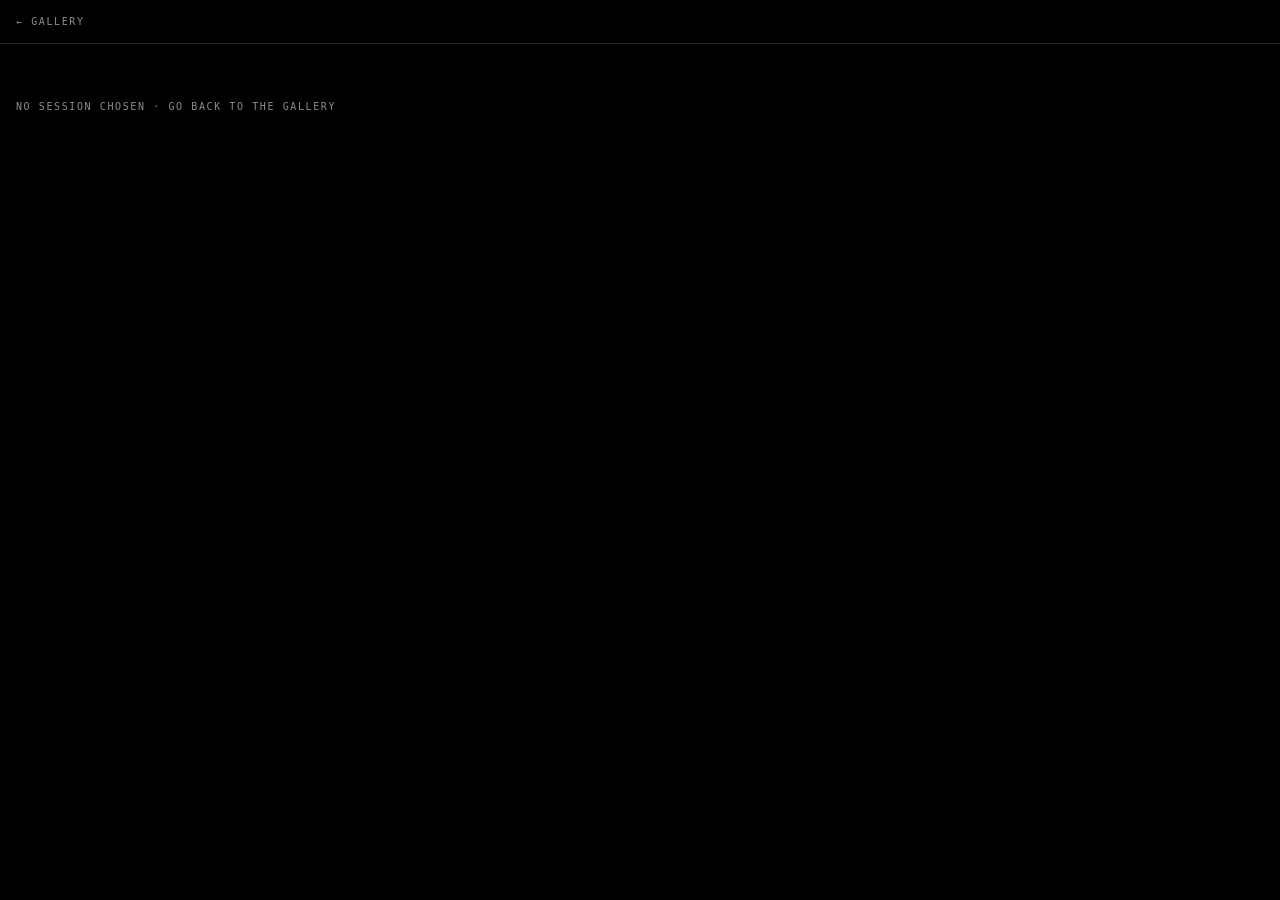
<file: session.html>
<!doctype html>
<html lang="en">
<head>
  <meta charset="utf-8">
  <meta name="viewport" content="width=device-width, initial-scale=1">
  <title>Listening Session</title>
  <link rel="stylesheet" href="assets/style.css?v=2">
  <style>
    body { height: auto; min-height: 100%; }
    .bar { display: flex; align-items: center; gap: var(--u2); padding: 0 var(--u2); height: var(--bar); border-bottom: var(--hair) solid var(--rule); }
    .bar .push { margin-left: auto; display: flex; gap: 0; align-items: center; }
    .bar .push .btn + .btn { border-left: none; }
    .back { border: none; font: var(--t-label); letter-spacing: var(--track-label); text-transform: uppercase; color: var(--mid); }

    .head { padding: var(--u4) var(--u2) var(--u3); display: grid; grid-template-columns: 1fr auto; gap: var(--u2); align-items: end; border-bottom: var(--hair) solid var(--rule); }
    .head h1 { font: var(--t-display); color: var(--live); margin: 0 0 var(--u); letter-spacing: -0.02em; text-transform: uppercase; overflow-wrap: anywhere; }
    .head .artist { font: var(--t-title); color: var(--bright); text-transform: uppercase; letter-spacing: 0.08em; }
    .facts { display: grid; grid-template-columns: repeat(3, auto); gap: var(--u) var(--u4); text-align: right; }
    .facts .label { display: block; margin-bottom: 4px; }

    #stage { position: relative; height: 52vh; min-height: 320px; border-bottom: var(--hair) solid var(--rule); }
    #score { position: absolute; inset: 0; width: 100%; height: 100%; display: block; cursor: default; }
    #strip { position: relative; height: 104px; border-bottom: var(--hair) solid var(--rule); overflow: hidden; }
    #strip .label { position: absolute; left: var(--u2); top: var(--u); }
    #strip a { position: absolute; top: 24px; border: none; }
    #strip img { width: 72px; height: 72px; object-fit: cover; display: block; border: var(--hair) solid var(--rule); background: var(--slab); }
    #strip a::before { content: ""; position: absolute; left: 0; top: -24px; height: 24px; border-left: var(--hair) solid var(--mid); }
    #strip .empty { position: absolute; left: var(--u2); top: 48px; }

    .mood { display: grid; grid-template-columns: 1fr auto 1fr; gap: var(--u3); padding: var(--u3) var(--u2); border-bottom: var(--hair) solid var(--rule); align-items: baseline; }
    .mood .val { font: var(--t-title); color: var(--bright); }
    .mood .arrow { color: var(--dim); }

    section { padding: var(--u4) var(--u2); border-bottom: var(--hair) solid var(--rule); }
    section > .label { display: block; margin-bottom: var(--u2); }
    .moments { width: 100%; border-collapse: collapse; }
    .moments th { text-align: left; font: var(--t-label); letter-spacing: var(--track-label); text-transform: uppercase; color: var(--dim); font-weight: 500; padding: 0 var(--u2) var(--u) 0; border-bottom: var(--hair) solid var(--rule); }
    .moments td { padding: var(--u2) var(--u2) var(--u2) 0; border-bottom: var(--hair) solid var(--rule); vertical-align: top; }
    .moments tr { cursor: pointer; }
    .moments tbody tr:hover td { background: var(--slab); }
    .moments tr.on td { background: var(--slab); }
    .moments tr.on .num { background: var(--live); color: var(--void); }
    .num { font: var(--t-data); padding: 2px 4px; }
    .chips { display: flex; flex-wrap: wrap; gap: 4px; }
    .chip { font: var(--t-label); letter-spacing: var(--track-label); text-transform: uppercase; border: var(--hair) solid var(--mid); padding: 4px 6px; color: var(--bright); }
    .sw { display: inline-block; width: 16px; height: 16px; border: var(--hair) solid var(--rule); margin-right: 2px; vertical-align: middle; }
    .text { max-width: 48ch; }
    .text p { margin: 0 0 4px; }
    .tiny { width: 48px; height: 48px; object-fit: cover; border: var(--hair) solid var(--rule); display: block; }
    .reflection { font: var(--t-body); max-width: 72ch; white-space: pre-wrap; color: var(--bright); margin: 0; }
    .sketches { display: grid; grid-template-columns: repeat(auto-fill, minmax(260px, 1fr)); gap: 0; border-top: var(--hair) solid var(--rule); border-left: var(--hair) solid var(--rule); }
    .sketches figure { margin: 0; border-right: var(--hair) solid var(--rule); border-bottom: var(--hair) solid var(--rule); padding: var(--u2); }
    .sketches a { border: none; display: block; }
    .sketches img { width: 100%; aspect-ratio: 4 / 3; object-fit: cover; display: block; background: var(--slab); }
    .sketches figcaption { margin-top: var(--u); display: flex; justify-content: space-between; gap: var(--u); }
    #missing { padding: var(--u6) var(--u2); }

    @media (max-width: 720px) {
      .head { grid-template-columns: 1fr; }
      .facts { text-align: left; grid-template-columns: repeat(3, 1fr); }
      .head h1 { font-size: 32px; }
      .mood { grid-template-columns: 1fr; }
      .mood .arrow { display: none; }
      .moments .hide-sm { display: none; }
    }
  </style>
</head>
<body>
  <nav class="bar">
    <a class="back" href="index.html">← Gallery</a>
    <span class="label" id="dateLabel"></span>
    <div class="push" id="passes"></div>
  </nav>

  <div id="page" hidden>
    <header class="head">
      <div><h1 id="title"></h1><div class="artist" id="artist"></div></div>
      <div class="facts" id="facts"></div>
    </header>

    <div id="stage"><canvas id="score"></canvas></div>
    <div id="strip"><span class="label">Sketches</span></div>

    <div class="mood" id="mood"></div>

    <section>
      <span class="label">Marks <span class="dimmed">· pinch or + − 0 to zoom the score · click a row to find it</span></span>
      <table class="moments">
        <thead><tr><th>#</th><th>Time</th><th class="hide-sm">Energy</th><th>Colors</th><th>Tags</th><th class="hide-sm">Motion · texture</th><th>Notes</th><th class="hide-sm">Sketch</th></tr></thead>
        <tbody id="rows"></tbody>
      </table>
    </section>

    <section id="reflectionSection"><span class="label">Reflection</span><p class="reflection" id="reflection"></p></section>
    <section id="sketchSection"><span class="label">Sketches</span><div class="sketches" id="sketches"></div></section>
  </div>
  <p class="label" id="missing" hidden></p>

<script src="assets/journal.js?v=2"></script>
<script src="assets/score.js?v=2"></script>
<script>
(function () {
  const J = window.Journal, E = J.escape, $ = (id) => document.getElementById(id);
  const path = new URLSearchParams(location.search).get("s") || "";
  let s = null, base = "", viewPass = 1, selected = null, score = null;

  function fail(text) { $("missing").hidden = false; $("missing").textContent = text; }

  if (!/^(sessions|private)\/[a-z0-9][a-z0-9-]*$/.test(path)) return fail("No session chosen · go back to the gallery");
  base = path + "/";

  fetch(base + "session.json", { cache: "no-cache" })
    .then((r) => { if (!r.ok) throw new Error(r.status); return r.json(); })
    .then((data) => { s = data; render(); })
    .catch(() => fail("Couldn't find " + path + " · it may not be published yet"));

  const pad2 = (n) => String(n).padStart(2, "0");
  const imgSrc = (file) => base + encodeURIComponent(file);
  const passMoments = () => s.moments.filter((m) => m.pass === viewPass).sort((a, b) => a.t_s - b.t_s);

  function render() {
    s.moments = (s.moments || []).map((m) => J.newMoment(m));
    s.passes = s.passes || []; s.sketches = s.sketches || []; s.context = s.context || {};
    // open on the pass with the most marks (the latest one when tied)
    viewPass = s.passes.length ? s.passes.reduce((best, p) => {
      const c = (n) => s.moments.filter((m) => m.pass === n).length;
      return c(p.n) >= c(best.n) ? p : best;
    }).n : 1;
    const t = s.track || {};
    document.title = (t.title || "Session") + " · Listening Journal";
    $("page").hidden = false;
    $("dateLabel").textContent = (s.date || "") + (s.private ? " · private" : "");
    $("title").textContent = t.title || "Untitled";
    $("artist").textContent = t.artist || "";
    const fact = (k, v) => '<div><span class="label">' + k + '</span><span class="data">' + E(v) + "</span></div>";
    $("facts").innerHTML = fact("Length", J.formatTime(J.duration(s)).slice(0, 5)) + fact("Passes", s.passes.length) + fact("Marks", s.moments.length) +
      fact("Source", t.source || "—") + fact("Time of day", s.context.time_of_day || "—") + fact("Place", s.context.place || "—");
    const c = s.context;
    $("mood").innerHTML = '<div><span class="label">Mood before</span><div class="val">' + E(c.mood_before || "—") + '</div></div><span class="arrow label">→</span>' +
      '<div><span class="label">Mood after</span><div class="val">' + E(c.mood_after || "—") + "</div></div>";
    $("reflection").textContent = s.reflection || "";
    $("reflectionSection").hidden = !s.reflection;
    renderSketches();
    renderPasses();

    score = Score.create($("score"));
    new ResizeObserver(() => { score.resize(); draw(); }).observe($("score"));
    renderRows();
    draw();
  }

  function renderPasses() {
    const box = $("passes"); box.innerHTML = "";
    if (s.passes.length < 2) return;
    s.passes.forEach((p) => {
      const b = document.createElement("button");
      b.className = "btn" + (p.n === viewPass ? " on" : "");
      b.textContent = "Pass " + pad2(p.n);
      b.onclick = () => { viewPass = p.n; selected = null; renderPasses(); renderRows(); draw(); };
      box.appendChild(b);
    });
  }

  function draw() {
    score.draw({ session: s, current: viewPass, selected, colors: true });
    placeStrip();
  }

  // Sketch thumbnails sit under the score at the time of the mark they're pinned to.
  function placeStrip() {
    const strip = $("strip");
    strip.querySelectorAll("a, .empty").forEach((el) => el.remove());
    let placed = 0;
    passMoments().forEach((m) => {
      if (!m.sketch) return;
      const x = score.toX(m.t_s);
      if (x < -72 || x > strip.clientWidth) return;
      const a = document.createElement("a");
      a.href = imgSrc(m.sketch); a.target = "_blank"; a.rel = "noopener";
      a.style.left = Math.round(x) + "px";
      a.title = "Mark " + pad2(m.n) + " · " + m.sketch;
      a.innerHTML = '<img loading="lazy" alt="Sketch for mark ' + pad2(m.n) + '" src="' + E(imgSrc(m.sketch)) + '">';
      strip.appendChild(a); placed++;
    });
    if (!placed) { const p = document.createElement("span"); p.className = "label dimmed empty"; p.textContent = "No sketches pinned to marks in view"; strip.appendChild(p); }
  }

  function renderRows() {
    const rows = $("rows");
    rows.innerHTML = passMoments().map((m) => {
      const time = J.formatTime(m.t_s) + (m.kind === "range" && m.t_end_s != null ? " → " + J.formatTime(m.t_end_s) : "");
      const notes = [m.other && '<p>' + E(m.other) + "</p>", m.note && '<p class="dimmed">' + E(m.note) + "</p>"].filter(Boolean).join("");
      const mt = [m.motion, m.texture].filter(Boolean).map(E).join(" · ");
      return '<tr data-n="' + m.n + '"' + (m.n === selected ? ' class="on"' : "") + ">" +
        '<td><span class="num">' + pad2(m.n) + "</span></td>" +
        '<td class="data">' + time + "</td>" +
        '<td class="data hide-sm">' + (m.energy == null ? "—" : m.energy.toFixed(2)) + "</td>" +
        "<td>" + (m.colors.map((c) => '<span class="sw" title="' + E(c) + '" style="background:' + E(c) + '"></span>').join("") || '<span class="dimmed">—</span>') + "</td>" +
        '<td><div class="chips">' + (m.tags.map((t) => '<span class="chip">' + E(t) + "</span>").join("") || '<span class="dimmed">—</span>') + "</div></td>" +
        '<td class="hide-sm">' + (mt || '<span class="dimmed">—</span>') + "</td>" +
        '<td class="text">' + (notes || '<span class="dimmed">—</span>') + "</td>" +
        '<td class="hide-sm">' + (m.sketch ? '<img class="tiny" loading="lazy" alt="" src="' + E(imgSrc(m.sketch)) + '">' : "") + "</td></tr>";
    }).join("") || '<tr><td colspan="8" class="dimmed label">No marks in this pass</td></tr>';
    rows.querySelectorAll("tr[data-n]").forEach((tr) => tr.onclick = () => select(+tr.dataset.n, false));
  }

  function select(n, scrollRow) {
    selected = n;
    const m = s.moments.find((x) => x.n === n);
    if (m) score.reveal(m.t_s);
    draw();
    $("rows").querySelectorAll("tr").forEach((tr) => tr.classList.toggle("on", +tr.dataset.n === n));
    const row = $("rows").querySelector('tr[data-n="' + n + '"]');
    if (scrollRow && row) row.scrollIntoView({ block: "nearest" });
    else $("stage").scrollIntoView({ block: "nearest" });
  }

  function renderSketches() {
    const pinned = (file) => s.moments.filter((m) => m.sketch === file).map((m) => pad2(m.n)).join(", ");
    $("sketches").innerHTML = s.sketches.map((sk) =>
      '<figure><a href="' + E(imgSrc(sk.file)) + '" target="_blank" rel="noopener"><img loading="lazy" alt="' + E(sk.caption || sk.file) + '" src="' + E(imgSrc(sk.file)) + '"></a>' +
      '<figcaption><span>' + E(sk.caption || "") + '</span><span class="label">' + (pinned(sk.file) ? "Mark " + pinned(sk.file) : "") + "</span></figcaption></figure>").join("");
    $("sketchSection").hidden = !s.sketches.length;
  }

  // Score: click a mark to find its row; pinch / swipe / keys to zoom and move.
  const canvas = $("score");
  const pointer = (e) => { const r = canvas.getBoundingClientRect(); return [e.clientX - r.left, e.clientY - r.top]; };
  canvas.addEventListener("click", (e) => {
    const [x, y] = pointer(e), h = score.hit(x, y);
    if (!h.mark) return;
    const m = s.moments.find((x) => x.n === h.mark.n);
    if (m.pass !== viewPass) { viewPass = m.pass; renderPasses(); renderRows(); }
    select(m.n, true);
  });
  canvas.addEventListener("mousemove", (e) => { const [x, y] = pointer(e); canvas.style.cursor = score && score.hit(x, y).mark ? "pointer" : "default"; });
  canvas.addEventListener("wheel", (e) => {
    const zoomed = score.layout.span < score.layout.dur - 0.01;
    if (!e.ctrlKey && !zoomed) return;          // let the page scroll when the score isn't zoomed
    e.preventDefault();
    if (e.ctrlKey) score.zoom(Math.exp(-e.deltaY * 0.01), pointer(e)[0]);
    else score.pan(Math.abs(e.deltaX) > Math.abs(e.deltaY) ? e.deltaX : e.deltaY);
    draw();
  }, { passive: false });
  let gs = 1;
  canvas.addEventListener("gesturestart", (e) => { e.preventDefault(); gs = 1; });
  canvas.addEventListener("gesturechange", (e) => { e.preventDefault(); score.zoom(e.scale / gs, pointer(e)[0]); gs = e.scale; draw(); });
  document.addEventListener("keydown", (e) => {
    if (!score || e.metaKey || e.ctrlKey || e.altKey) return;
    const m = s.moments.find((x) => x.n === selected), x = m ? score.toX(m.t_s) : undefined;
    if (e.key === "=" || e.key === "+") { score.zoom(2, x); draw(); }
    else if (e.key === "-") { score.zoom(0.5, x); draw(); }
    else if (e.key === "0") { score.fit(); draw(); }
    else if (e.key === "ArrowRight" || e.key === "ArrowLeft") {
      const list = passMoments(); if (!list.length) return;
      e.preventDefault();
      const i = list.findIndex((q) => q.n === selected), d = e.key === "ArrowRight" ? 1 : -1;
      select(list[i < 0 ? 0 : Math.min(list.length - 1, Math.max(0, i + d))].n, true);
    }
  });
})();
</script>
</body>
</html>
</file>
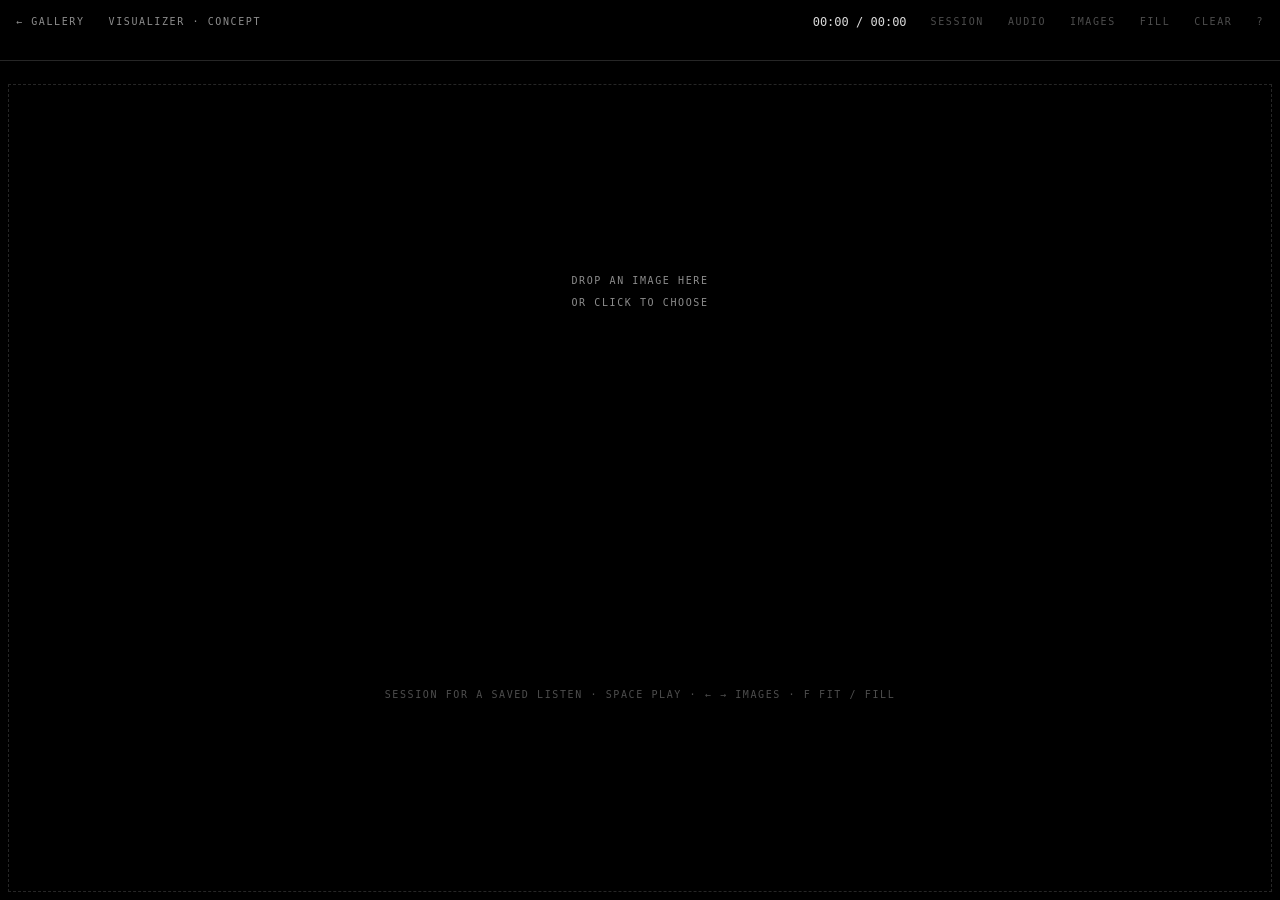
<file: visualizer.html>
<!doctype html>
<html lang="en">
<head>
  <meta charset="utf-8">
  <meta name="viewport" content="width=device-width, initial-scale=1">
  <title>Visualizer Concept</title>
  <link rel="stylesheet" href="assets/style.css?v=2">
  <style>
    /* Draft: the image is the work and fills the screen; the sound is a thin full-width line above it. */
    body { display: grid; grid-template-rows: var(--bar) 32px 1fr; overflow: hidden; user-select: none; -webkit-user-select: none; }
    .bar { display: grid; grid-template-columns: 1fr auto; align-items: center; gap: var(--u3); padding: 0 var(--u2); min-width: 0; }
    .bar a { border: none; }
    .left, .right { display: flex; gap: var(--u3); align-items: center; min-width: 0; white-space: nowrap; overflow: hidden; }
    .right { justify-content: flex-end; }
    .home { font: var(--t-label); letter-spacing: var(--track-label); text-transform: uppercase; color: var(--mid); }
    .home:hover { color: var(--live); }
    .quiet { font: var(--t-label); letter-spacing: var(--track-label); text-transform: uppercase; color: var(--dim); background: none; border: none; padding: 0; cursor: pointer; }
    .quiet:hover, .quiet.on { color: var(--live); }
    body.playing .bar { opacity: 0.25; }
    body.playing .bar:hover { opacity: 1; }

    /* the slim waveform, edge to edge under the top bar */
    #wave { display: block; width: 100%; height: 32px; cursor: pointer; }
    body.playing #wave { opacity: 0.6; }

    /* the image: nearly the whole screen */
    #stage { position: relative; min-height: 0; }
    #frame { position: absolute; inset: var(--u); display: flex; align-items: center; justify-content: center; pointer-events: none; }
    #frame img { max-width: 100%; max-height: 100%; width: auto; height: auto; object-fit: contain; display: block; }
    body.fill #frame { inset: 0; }
    body.fill #frame img { width: 100%; height: 100%; max-width: none; max-height: none; object-fit: cover; }
    #empty {
      position: absolute; inset: var(--u); border: var(--hair) dashed var(--rule);
      display: grid; place-items: center; text-align: center; cursor: pointer; line-height: 2.2;
    }
    #empty[hidden] { display: none; }
    #empty:hover { border-color: var(--dim); }
    #stage.drop #empty, #stage.drop #frame { outline: var(--hair) solid var(--live); outline-offset: -1px; }
    /* session menu */
    #menu { position: absolute; top: var(--bar); right: var(--u2); z-index: 5; width: min(420px, calc(100vw - 32px)); max-height: 60vh; overflow: auto;
      background: var(--void); border: var(--hair) solid var(--rule); display: none; }
    #menu.open { display: block; }
    #menu button { display: grid; grid-template-columns: 92px 1fr auto; gap: var(--u2); width: 100%; text-align: left; align-items: baseline;
      background: var(--void); color: var(--bright); border: none; border-bottom: var(--hair) solid var(--rule); padding: var(--u2); cursor: pointer; font: var(--t-data); }
    #menu button:hover { background: var(--live); color: var(--void); }
    #menu button:hover .label { color: var(--void); }
    #menu .note { padding: var(--u2); display: block; }
    #count { position: absolute; right: var(--u2); bottom: var(--u2); mix-blend-mode: difference; color: var(--bright); }
  </style>
</head>
<body>
  <nav class="bar">
    <div class="left">
      <a class="home" href="index.html">← Gallery</a>
      <span class="label" id="trackName" title="Visualizer · concept">Visualizer · concept</span>
    </div>
    <div class="right">
      <span class="data" id="clock">00:00 / 00:00</span>
      <button class="quiet" id="sessionBtn" title="Use a saved session's waveform and sketches (no audio needed)">Session</button>
      <button class="quiet" id="audioBtn" title="Or play a local audio file">Audio</button>
      <button class="quiet" id="imageBtn">Images</button>
      <button class="quiet" id="fillBtn" title="Fit the whole image, or fill the screen (F)">Fill</button>
      <button class="quiet" id="clearBtn">Clear</button>
      <span class="label dimmed" title="Space play · ← → images · F fit / fill · click the waveform to jump">?</span>
    </div>
  </nav>

  <div id="menu"></div>
  <canvas id="wave" aria-label="Waveform"></canvas>

  <main id="stage">
    <div id="frame"></div>
    <div id="empty" class="label">Drop an image here<br>or click to choose<br><span class="dimmed">Session for a saved listen · space play · ← → images · F fit / fill</span></div>
    <span class="label" id="count"></span>
  </main>

  <input type="file" id="audioInput" accept="audio/*" hidden>
  <input type="file" id="sessionInput" accept="application/json,.json" hidden>
  <input type="file" id="folderInput" webkitdirectory multiple hidden>
  <input type="file" id="imageInput" accept="image/*" multiple hidden>

<script src="assets/journal.js?v=2"></script>
<script>
(function () {
  const J = window.Journal, $ = (id) => document.getElementById(id);
  const css = getComputedStyle(document.documentElement), C = {};
  ["void", "rule", "dim", "mid", "bright", "live"].forEach((k) => C[k] = css.getPropertyValue("--" + k).trim());

  const audio = new Audio();
  let peaks = [];            // loudest level per bucket, 0-1
  let images = [];           // { blob, url }
  let current = 0;

  // The player follows either a local audio file, or a saved session's timeline.
  // Sessions carry the waveform shape the Marker captured, but never the audio itself,
  // so streamed music (Spotify etc.) can be replayed as a silent timeline.
  const player = {
    mode: "none", dur: 0, offset: 0, startedAt: 0, playing: false,
    time() {
      if (this.mode === "audio") return audio.currentTime || 0;
      return this.playing ? Math.min(this.dur, this.offset + (performance.now() - this.startedAt) / 1000) : this.offset;
    },
    duration() { return this.mode === "audio" ? audio.duration || 0 : this.dur; },
    isPlaying() { return this.mode === "audio" ? !audio.paused : this.playing; },
    play() {
      if (this.mode === "audio") return audio.play();
      if (this.mode !== "session") return;
      if (this.offset >= this.dur) this.offset = 0;
      this.startedAt = performance.now(); this.playing = true; playingChanged();
    },
    pause() {
      if (this.mode === "audio") return audio.pause();
      this.offset = this.time(); this.playing = false; playingChanged();
    },
    seek(t) {
      if (this.mode === "audio") { audio.currentTime = t; return; }
      this.offset = Math.max(0, Math.min(this.dur, t)); this.startedAt = performance.now();
    }
  };
  function playingChanged() { document.body.classList.toggle("playing", player.isPlaying()); }

  // ---------- waveform ----------
  const canvas = $("wave"), g = canvas.getContext("2d");
  function sizeCanvas() {
    const dpr = window.devicePixelRatio || 1;
    canvas.width = Math.round(canvas.clientWidth * dpr); canvas.height = Math.round(canvas.clientHeight * dpr);
    g.setTransform(dpr, 0, 0, dpr, 0, 0);
  }
  function drawWave() {
    const W = canvas.clientWidth, H = canvas.clientHeight, mid = H / 2, dur = player.duration();
    g.fillStyle = C.void; g.fillRect(0, 0, W, H);
    if (!peaks.length) { g.fillStyle = C.rule; g.fillRect(0, Math.round(mid), W, 1); }
    const played = dur ? player.time() / dur : 0;
    for (let x = 0; peaks.length && x < W; x += 2) {
      const a = Math.floor((x / W) * peaks.length), b = Math.max(a + 1, Math.floor(((x + 2) / W) * peaks.length));
      let m = 0; for (let i = a; i < b; i++) if (peaks[i] > m) m = peaks[i];
      const h = Math.max(0.5, m * (mid - 2));
      g.fillStyle = x / W < played ? C.bright : C.dim;
      g.fillRect(x, mid - h, 1, h * 2);
    }
    if (dur) { g.fillStyle = C.live; g.fillRect(Math.round(played * W), 0, 1, H); }
  }
  const mmss = (t) => J.formatTime(t || 0).slice(0, 5);
  function drawClock() { $("clock").textContent = mmss(player.time()) + " / " + mmss(player.duration()); }
  function setTitle(text) { $("trackName").textContent = text; $("trackName").title = text; }

  async function loadAudio(file) {
    setTitle("Reading…");
    try {
      const ctx = new (window.AudioContext || window.webkitAudioContext)();
      const buf = await ctx.decodeAudioData(await file.arrayBuffer());
      const n = 600, per = Math.floor(buf.length / n), ch = buf.getChannelData(0);
      let max = 0; peaks = [];
      for (let i = 0; i < n; i++) {
        let m = 0; for (let j = i * per; j < (i + 1) * per; j += 8) { const v = Math.abs(ch[j]); if (v > m) m = v; }
        peaks.push(m); if (m > max) max = m;
      }
      peaks = peaks.map((p) => max ? p / max : 0);
      ctx.close();
      if (player.playing) player.pause();
      audio.src = URL.createObjectURL(file);
      player.mode = "audio";
      setTitle(file.name.replace(/\.[^.]+$/, ""));
    } catch (e) { setTitle("Couldn't read that file"); }
    drawWave(); drawClock();
  }

  // ---------- sessions ----------
  // sketchOf(file) returns the image Blob for a sketch, or null. Repo sessions fetch it from the server;
  // a picked folder reads it from disk.
  async function loadSession(session, sketchOf, remember, keepImages) {
    if (!session || !session.waveform) return setTitle("That isn't a session file");
    if (!audio.paused) audio.pause();
    player.pause();
    const dur = J.duration(session), wf = session.waveform, n = 600;
    let max = 0; const raw = [];
    for (let i = 0; i < n; i++) {
      const a = Math.floor((i / n) * dur * wf.rate_hz), b = Math.max(a + 1, Math.floor(((i + 1) / n) * dur * wf.rate_hz));
      let m = 0; for (let j = a; j < b && j < wf.peaks.length; j++) if (wf.peaks[j] > m) m = wf.peaks[j];
      raw.push(m); if (m > max) max = m;
    }
    peaks = raw.map((p) => max ? p / max : 0);
    player.mode = "session"; player.dur = dur; player.offset = 0;
    const t = session.track || {};
    setTitle([t.title, t.artist].filter(Boolean).join(" · ") || "Untitled session");
    try { localStorage.setItem("journal.viz.source", JSON.stringify(remember)); } catch (e) {}
    drawWave(); drawClock();
    // A session saved in the repo brings its sketches with it.
    if (sketchOf && !keepImages && session.sketches && session.sketches.length) {
      const blobs = [];
      for (const sk of session.sketches) {
        try { const b = await sketchOf(sk.file); if (b) blobs.push(b); } catch (e) {}
      }
      if (blobs.length) {
        images.forEach((x) => URL.revokeObjectURL(x.url));
        images = blobs.map((b) => ({ blob: b, url: URL.createObjectURL(b) }));
        J.db.set("viz-images", blobs);
        show(0);
      }
    }
  }
  async function loadSavedSession(path, keepImages) {
    try {
      const r = await fetch(path + "/session.json", { cache: "no-cache" });
      if (!r.ok) throw new Error();
      const fromServer = async (file) => { const res = await fetch(path + "/" + encodeURIComponent(file)); return res.ok ? res.blob() : null; };
      await loadSession(await r.json(), fromServer, { path }, keepImages);
    } catch (e) { setTitle("Couldn't open " + path); }
  }
  function loadFromMarker() {
    const m = J.store.get("journal.marker.current");
    if (!m || !m.waveform || !m.waveform.peaks.length) return setTitle("The Marker has no waveform yet");
    loadSession(m, null, { marker: true });
  }

  async function openMenu() {
    const menu = $("menu");
    if (menu.classList.contains("open")) return menu.classList.remove("open");
    const get = (u) => fetch(u, { cache: "no-cache" }).then((r) => r.ok ? r.json() : { sessions: [] }).catch(() => ({ sessions: [] }));
    const [pub, priv] = await Promise.all([get("sessions/index.json"), get("private/index.json")]);
    const list = [...(pub.sessions || []), ...(priv.sessions || [])].sort((a, b) => (b.date || "").localeCompare(a.date || ""));
    const E = J.escape;
    menu.innerHTML =
      '<button data-act="marker"><span class="label">Latest</span><span>From the Marker</span><span></span></button>' +
      list.map((x) => '<button data-path="' + E(x.path) + '"><span class="label">' + E(x.date || "") + "</span><span>" + E(x.title || "Untitled") +
        (x.artist ? ' <span class="label">' + E(x.artist) + "</span>" : "") + '</span><span class="label">' + (x.path.startsWith("private") ? "private" : "") + "</span></button>").join("") +
      (list.length ? "" : '<span class="label dimmed note">No saved sessions yet</span>') +
      '<button data-act="folder"><span class="label">Folder</span><span>Open a session folder… <span class="label">with its sketches</span></span><span></span></button>' +
      '<button data-act="file"><span class="label">File</span><span>Open a session.json… <span class="label">waveform only</span></span><span></span></button>';
    menu.querySelectorAll("button").forEach((b) => b.onclick = () => {
      menu.classList.remove("open");
      if (b.dataset.path) loadSavedSession(b.dataset.path);
      else if (b.dataset.act === "marker") loadFromMarker();
      else if (b.dataset.act === "folder") $("folderInput").click();
      else $("sessionInput").click();
    });
    menu.classList.add("open");
  }
  document.addEventListener("mousedown", (e) => {
    if (!e.target.closest("#menu") && !e.target.closest("#sessionBtn")) $("menu").classList.remove("open");
  });

  function togglePlay() {
    if (player.mode === "none") return openMenu();
    player.isPlaying() ? player.pause() : player.play();
  }
  audio.addEventListener("play", playingChanged);
  audio.addEventListener("pause", playingChanged);
  audio.addEventListener("loadedmetadata", () => { drawWave(); drawClock(); });

  canvas.addEventListener("click", (e) => {
    if (!player.duration()) return openMenu();
    const r = canvas.getBoundingClientRect();
    player.seek(((e.clientX - r.left) / r.width) * player.duration());
    drawWave(); drawClock();
  });

  // ---------- images (kept in this browser between visits) ----------
  function show(i) {
    current = Math.max(0, Math.min(images.length - 1, i));
    const frame = $("frame");
    frame.innerHTML = "";
    $("empty").hidden = images.length > 0;
    if (images.length) {
      const img = document.createElement("img");
      img.src = images[current].url; img.alt = "Image " + (current + 1);
      frame.appendChild(img);
    }
    $("count").textContent = images.length > 1 ? J.pad(current + 1) + " / " + J.pad(images.length) : "";
  }
  async function addImages(files) {
    for (const f of files) {
      if (!f.type.startsWith("image/")) continue;
      images.push({ blob: f, url: URL.createObjectURL(f) });
    }
    J.db.set("viz-images", images.map((x) => x.blob));
    show(images.length - 1);
  }
  async function restoreImages() {
    const blobs = await J.db.get("viz-images");
    if (blobs && blobs.length) { images = blobs.map((b) => ({ blob: b, url: URL.createObjectURL(b) })); }
    show(0);
  }

  const stage = $("stage");
  ["dragenter", "dragover"].forEach((t) => stage.addEventListener(t, (e) => { e.preventDefault(); stage.classList.add("drop"); }));
  ["dragleave", "drop"].forEach((t) => stage.addEventListener(t, () => stage.classList.remove("drop")));
  stage.addEventListener("drop", (e) => {
    e.preventDefault();
    const files = [...e.dataTransfer.files];
    const a = files.find((f) => f.type.startsWith("audio/"));
    if (a) loadAudio(a);
    addImages(files.filter((f) => f.type.startsWith("image/")));
  });
  $("empty").onclick = () => $("imageInput").click();
  $("imageBtn").onclick = () => $("imageInput").click();
  $("audioBtn").onclick = () => $("audioInput").click();
  $("sessionBtn").onclick = openMenu;
  // A picked folder can be one session folder, or a folder holding several (e.g. a whole sessions/ folder).
  $("folderInput").onchange = async (e) => {
    const files = [...e.target.files]; e.target.value = "";
    const dirOf = (f) => (f.webkitRelativePath || f.name).split("/").slice(0, -1).join("/");
    const found = [];
    for (const f of files.filter((x) => x.name === "session.json")) {
      try { found.push({ dir: dirOf(f), session: JSON.parse(await f.text()) }); } catch (err) {}
    }
    if (!found.length) return setTitle("No session.json in that folder");
    const openOne = (item) => {
      const byName = new Map(files.filter((f) => dirOf(f) === item.dir).map((f) => [f.name, f]));
      loadSession(item.session, async (file) => byName.get(file) || null, { session: item.session });
    };
    if (found.length === 1) return openOne(found[0]);
    // several sessions: let me pick one from the same menu
    found.sort((a, b) => (b.session.date || "").localeCompare(a.session.date || ""));
    const menu = $("menu"), E = J.escape;
    menu.innerHTML = '<span class="label note">' + found.length + " sessions in that folder</span>" + found.map((x, i) =>
      '<button data-i="' + i + '"><span class="label">' + E(x.session.date || "") + "</span><span>" + E((x.session.track || {}).title || x.dir) +
      ' <span class="label">' + E((x.session.track || {}).artist || "") + '</span></span><span class="label">' + ((x.session.sketches || []).length ? (x.session.sketches.length + " img") : "") + "</span></button>").join("");
    menu.querySelectorAll("button").forEach((b) => b.onclick = () => { menu.classList.remove("open"); openOne(found[+b.dataset.i]); });
    menu.classList.add("open");
  };

  $("sessionInput").onchange = async (e) => {
    const f = e.target.files[0]; e.target.value = "";
    if (!f) return;
    try { const sess = JSON.parse(await f.text()); loadSession(sess, null, { session: sess }); }
    catch (err) { setTitle("That isn't a session file"); }
  };
  function toggleFill() {
    document.body.classList.toggle("fill");
    const on = document.body.classList.contains("fill");
    $("fillBtn").classList.toggle("on", on);
    try { localStorage.setItem("journal.viz.fill", on ? "1" : ""); } catch (e) {}
  }
  $("fillBtn").onclick = toggleFill;
  try { if (localStorage.getItem("journal.viz.fill")) toggleFill(); } catch (e) {}
  $("clearBtn").onclick = () => {
    if (!images.length || !confirm("Remove all images from the visualizer?")) return;
    images.forEach((x) => URL.revokeObjectURL(x.url)); images = [];
    J.db.remove("viz-images"); show(0);
  };
  $("imageInput").onchange = (e) => { addImages([...e.target.files]); e.target.value = ""; };
  $("audioInput").onchange = (e) => { if (e.target.files[0]) loadAudio(e.target.files[0]); e.target.value = ""; };

  document.addEventListener("keydown", (e) => {
    if (e.metaKey || e.ctrlKey || e.altKey) return;
    if (e.code === "Space") { e.preventDefault(); togglePlay(); }
    else if (e.key === "Escape") $("menu").classList.remove("open");
    else if (e.key === "ArrowRight") show(current + 1);
    else if (e.key === "ArrowLeft") show(current - 1);
    else if (e.code === "KeyF") toggleFill();
  });

  new ResizeObserver(() => { sizeCanvas(); drawWave(); }).observe(canvas);
  (function tick() {
    if (player.isPlaying()) {
      drawWave(); drawClock();
      if (player.mode === "session" && player.time() >= player.dur) player.pause();
    }
    requestAnimationFrame(tick);
  })();

  // Reopen whatever session was used last time (images come back from this browser's storage).
  restoreImages().then(() => {
    let last = null;
    try { last = JSON.parse(localStorage.getItem("journal.viz.source") || "null"); } catch (e) {}
    if (!last) return;
    if (last.path) loadSavedSession(last.path, images.length > 0);
    else if (last.marker) loadFromMarker();
    else if (last.session) loadSession(last.session, null, last);
  });
})();
</script>
</body>
</html>
</file>
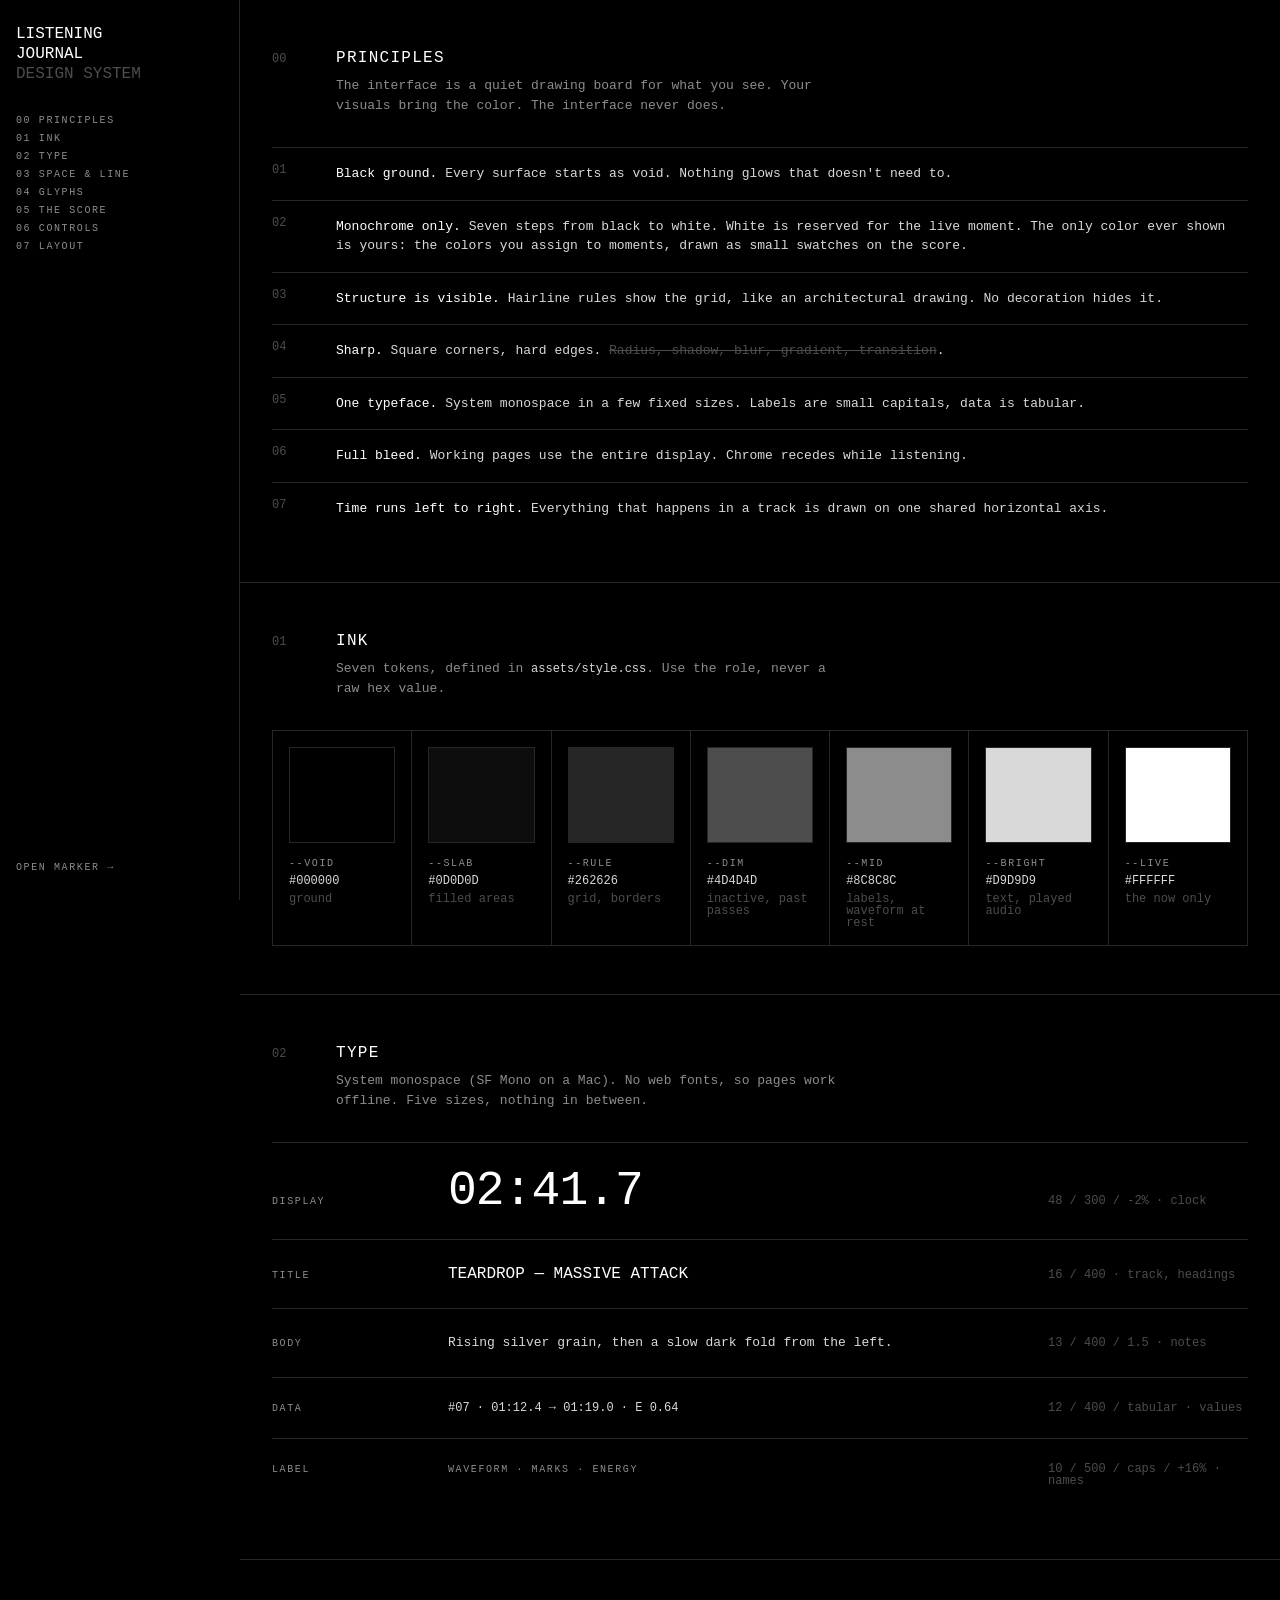
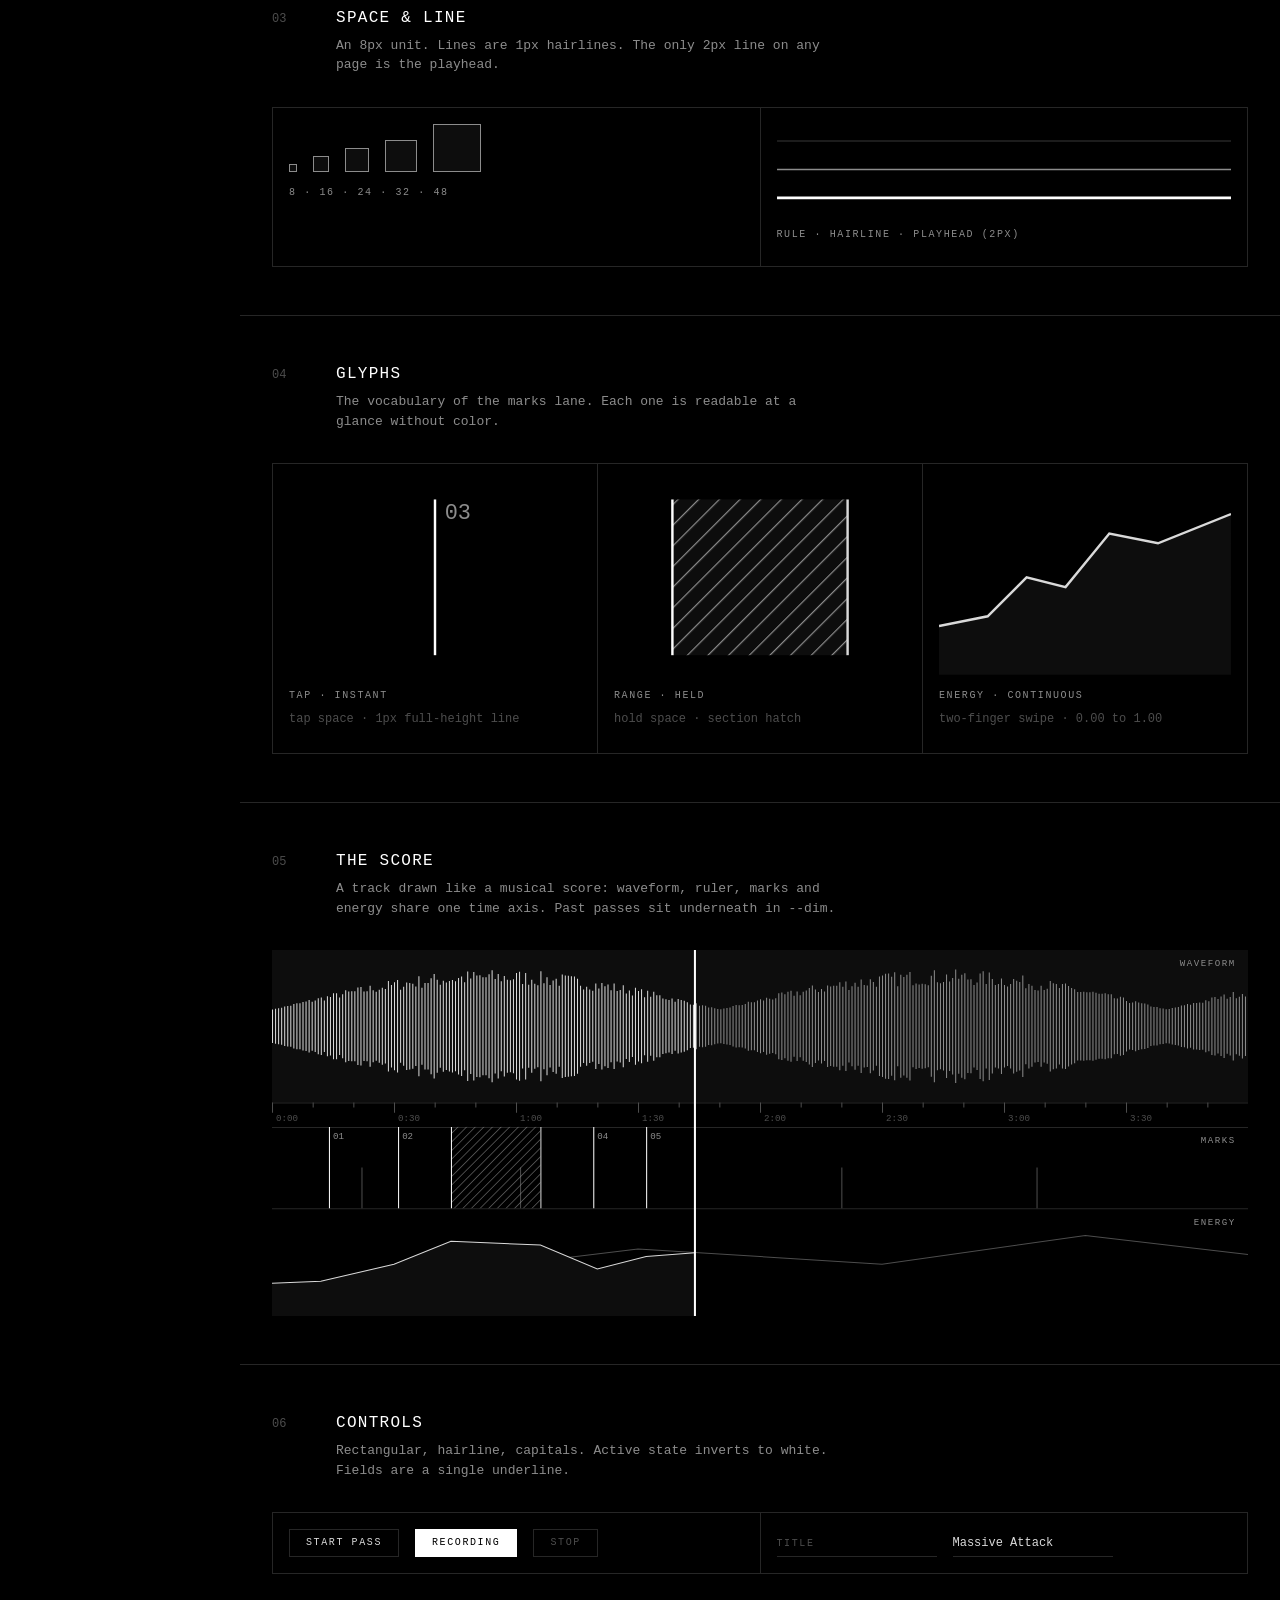
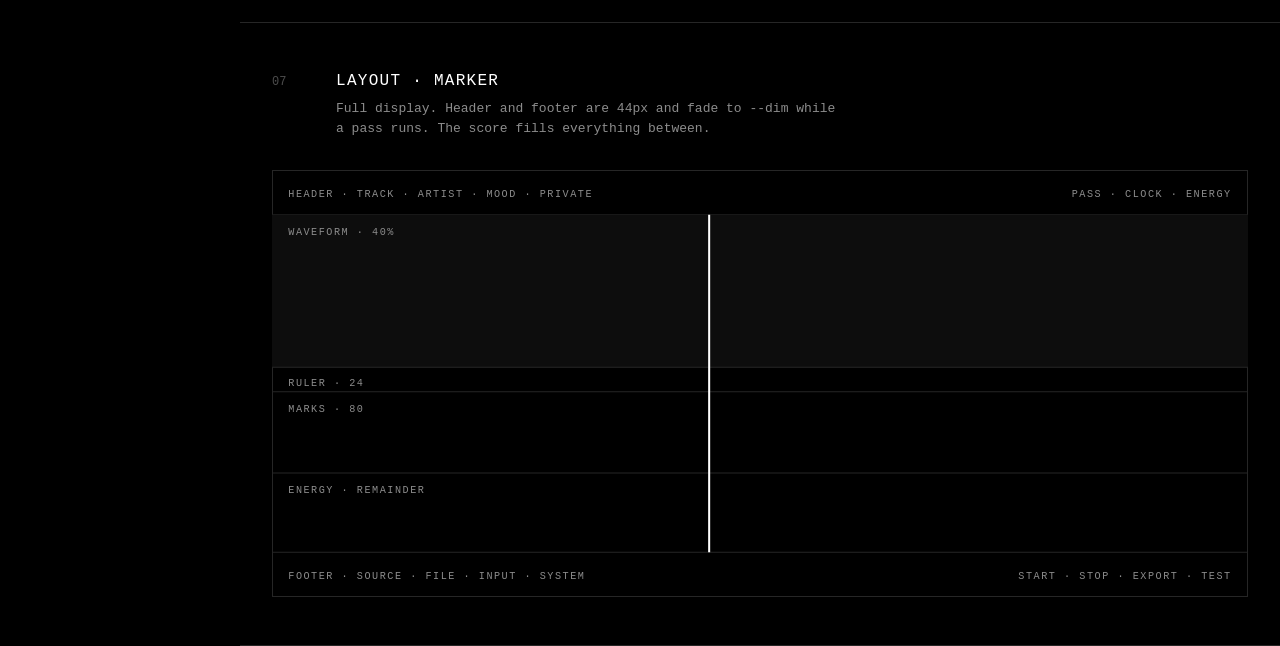
<file: docs/design-system.html>
<!doctype html>
<html lang="en">
<head>
  <meta charset="utf-8">
  <meta name="viewport" content="width=device-width, initial-scale=1">
  <title>Journal Design System</title>
  <link rel="stylesheet" href="../assets/style.css?v=2">
  <style>
    body { height: auto; }
    .page { display: grid; grid-template-columns: 240px 1fr; min-height: 100vh; }
    nav {
      position: sticky; top: 0; height: 100vh;
      border-right: var(--hair) solid var(--rule);
      padding: var(--u3) var(--u2);
      display: flex; flex-direction: column; gap: var(--u);
    }
    nav .title { font: var(--t-title); color: var(--live); margin-bottom: var(--u3); }
    nav a { border: none; font: var(--t-label); letter-spacing: var(--track-label); text-transform: uppercase; color: var(--mid); }
    nav a:hover { color: var(--live); }
    nav .foot { margin-top: auto; }
    main { min-width: 0; }
    section { border-bottom: var(--hair) solid var(--rule); padding: var(--u6) var(--u4); }
    section > header { display: grid; grid-template-columns: 64px 1fr; align-items: baseline; margin-bottom: var(--u4); }
    section > header .num { font: var(--t-data); color: var(--dim); }
    h2 { font: var(--t-title); color: var(--live); margin: 0; text-transform: uppercase; letter-spacing: 0.08em; }
    .lede { grid-column: 2; color: var(--mid); margin: var(--u) 0 0; max-width: 64ch; }
    .grid { display: grid; gap: 0; border-top: var(--hair) solid var(--rule); border-left: var(--hair) solid var(--rule); }
    .grid > * { border-right: var(--hair) solid var(--rule); border-bottom: var(--hair) solid var(--rule); padding: var(--u2); }
    .cols-2 { grid-template-columns: repeat(2, 1fr); }
    .cols-3 { grid-template-columns: repeat(3, 1fr); }
    .cols-4 { grid-template-columns: repeat(4, 1fr); }
    .cols-7 { grid-template-columns: repeat(7, 1fr); }
    .rules { list-style: none; margin: 0; padding: 0; counter-reset: r; }
    .rules li { counter-increment: r; display: grid; grid-template-columns: 64px 1fr; padding: var(--u2) 0; border-top: var(--hair) solid var(--rule); }
    .rules li::before { content: counter(r, decimal-leading-zero); color: var(--dim); font: var(--t-data); }
    .rules li strong { color: var(--live); font-weight: 400; }
    .swatch { height: 96px; border: var(--hair) solid var(--rule); margin-bottom: var(--u2); }
    .meta { display: flex; flex-direction: column; gap: 6px; }
    .type-row { display: grid; grid-template-columns: 160px 1fr 200px; align-items: baseline; padding: var(--u3) 0; border-top: var(--hair) solid var(--rule); gap: var(--u2); }
    .spec { font: var(--t-data); color: var(--dim); }
    .unit-demo { display: flex; align-items: flex-end; gap: var(--u2); }
    .unit-demo div { background: var(--slab); border: var(--hair) solid var(--mid); }
    svg { display: block; width: 100%; height: auto; }
    .cap { margin-top: var(--u2); }
    .controls-row { display: flex; flex-wrap: wrap; gap: var(--u2); align-items: center; }
    .never { color: var(--dim); text-decoration: line-through; }
    @media (max-width: 820px) {
      .page { grid-template-columns: 1fr; }
      nav { position: static; height: auto; border-right: none; border-bottom: var(--hair) solid var(--rule); flex-direction: row; flex-wrap: wrap; gap: var(--u2); }
      nav .title { width: 100%; margin: 0; }
      nav .foot { margin: 0; }
      section { padding: var(--u4) var(--u2); }
      section > header { grid-template-columns: 40px 1fr; }
      .cols-4, .cols-7 { grid-template-columns: repeat(2, 1fr); }
      .cols-3 { grid-template-columns: 1fr; }
      .type-row { grid-template-columns: 1fr; }
    }
  </style>
</head>
<body>
<div class="page">
  <nav>
    <div class="title">LISTENING<br>JOURNAL<br><span class="dimmed">DESIGN SYSTEM</span></div>
    <a href="#principles">00 Principles</a>
    <a href="#ink">01 Ink</a>
    <a href="#type">02 Type</a>
    <a href="#space">03 Space &amp; line</a>
    <a href="#glyphs">04 Glyphs</a>
    <a href="#score">05 The score</a>
    <a href="#controls">06 Controls</a>
    <a href="#layout">07 Layout</a>
    <div class="foot"><a href="../mark.html">Open marker →</a></div>
  </nav>

  <main>
    <section id="principles">
      <header><span class="num">00</span><h2>Principles</h2>
        <p class="lede">The interface is a quiet drawing board for what you see. Your visuals bring the color. The interface never does.</p></header>
      <ol class="rules">
        <li><span><strong>Black ground.</strong> Every surface starts as void. Nothing glows that doesn't need to.</span></li>
        <li><span><strong>Monochrome only.</strong> Seven steps from black to white. White is reserved for the live moment. The only color ever shown is yours: the colors you assign to moments, drawn as small swatches on the score.</span></li>
        <li><span><strong>Structure is visible.</strong> Hairline rules show the grid, like an architectural drawing. No decoration hides it.</span></li>
        <li><span><strong>Sharp.</strong> Square corners, hard edges. <span class="never">Radius, shadow, blur, gradient, transition</span>.</span></li>
        <li><span><strong>One typeface.</strong> System monospace in a few fixed sizes. Labels are small capitals, data is tabular.</span></li>
        <li><span><strong>Full bleed.</strong> Working pages use the entire display. Chrome recedes while listening.</span></li>
        <li><span><strong>Time runs left to right.</strong> Everything that happens in a track is drawn on one shared horizontal axis.</span></li>
      </ol>
    </section>

    <section id="ink">
      <header><span class="num">01</span><h2>Ink</h2>
        <p class="lede">Seven tokens, defined in <span class="data">assets/style.css</span>. Use the role, never a raw hex value.</p></header>
      <div class="grid cols-7">
        <div><div class="swatch" style="background:var(--void)"></div><div class="meta"><span class="label">--void</span><span class="data">#000000</span><span class="spec">ground</span></div></div>
        <div><div class="swatch" style="background:var(--slab)"></div><div class="meta"><span class="label">--slab</span><span class="data">#0D0D0D</span><span class="spec">filled areas</span></div></div>
        <div><div class="swatch" style="background:var(--rule)"></div><div class="meta"><span class="label">--rule</span><span class="data">#262626</span><span class="spec">grid, borders</span></div></div>
        <div><div class="swatch" style="background:var(--dim)"></div><div class="meta"><span class="label">--dim</span><span class="data">#4D4D4D</span><span class="spec">inactive, past passes</span></div></div>
        <div><div class="swatch" style="background:var(--mid)"></div><div class="meta"><span class="label">--mid</span><span class="data">#8C8C8C</span><span class="spec">labels, waveform at rest</span></div></div>
        <div><div class="swatch" style="background:var(--bright)"></div><div class="meta"><span class="label">--bright</span><span class="data">#D9D9D9</span><span class="spec">text, played audio</span></div></div>
        <div><div class="swatch" style="background:var(--live)"></div><div class="meta"><span class="label">--live</span><span class="data">#FFFFFF</span><span class="spec">the now only</span></div></div>
      </div>
    </section>

    <section id="type">
      <header><span class="num">02</span><h2>Type</h2>
        <p class="lede">System monospace (SF Mono on a Mac). No web fonts, so pages work offline. Five sizes, nothing in between.</p></header>
      <div class="type-row"><span class="label">Display</span><span class="display">02:41.7</span><span class="spec">48 / 300 / -2% · clock</span></div>
      <div class="type-row"><span class="label">Title</span><span style="font:var(--t-title);color:var(--live)">TEARDROP — MASSIVE ATTACK</span><span class="spec">16 / 400 · track, headings</span></div>
      <div class="type-row"><span class="label">Body</span><span>Rising silver grain, then a slow dark fold from the left.</span><span class="spec">13 / 400 / 1.5 · notes</span></div>
      <div class="type-row"><span class="label">Data</span><span class="data">#07 · 01:12.4 → 01:19.0 · E 0.64</span><span class="spec">12 / 400 / tabular · values</span></div>
      <div class="type-row"><span class="label">Label</span><span class="label">Waveform · Marks · Energy</span><span class="spec">10 / 500 / caps / +16% · names</span></div>
    </section>

    <section id="space">
      <header><span class="num">03</span><h2>Space &amp; line</h2>
        <p class="lede">An 8px unit. Lines are 1px hairlines. The only 2px line on any page is the playhead.</p></header>
      <div class="grid cols-2">
        <div>
          <div class="unit-demo">
            <div style="width:8px;height:8px"></div><div style="width:16px;height:16px"></div><div style="width:24px;height:24px"></div><div style="width:32px;height:32px"></div><div style="width:48px;height:48px"></div>
          </div>
          <p class="label cap">8 · 16 · 24 · 32 · 48</p>
        </div>
        <div>
          <svg viewBox="0 0 320 64" aria-hidden="true">
            <line x1="0" y1="12" x2="320" y2="12" stroke="var(--rule)" stroke-width="1"/>
            <line x1="0" y1="32" x2="320" y2="32" stroke="var(--mid)" stroke-width="1"/>
            <line x1="0" y1="52" x2="320" y2="52" stroke="var(--live)" stroke-width="2"/>
          </svg>
          <p class="label cap">Rule · hairline · playhead (2px)</p>
        </div>
      </div>
    </section>

    <section id="glyphs">
      <header><span class="num">04</span><h2>Glyphs</h2>
        <p class="lede">The vocabulary of the marks lane. Each one is readable at a glance without color.</p></header>
      <div class="grid cols-3">
        <div>
          <svg viewBox="0 0 120 80" aria-hidden="true"><line x1="60" y1="8" x2="60" y2="72" stroke="var(--live)" stroke-width="1"/><text x="64" y="16" fill="var(--mid)" font-family="ui-monospace,Menlo,monospace" font-size="9">03</text></svg>
          <p class="label cap">Tap · instant</p><p class="spec">tap space · 1px full-height line</p>
        </div>
        <div>
          <svg viewBox="0 0 120 80" aria-hidden="true">
            <defs><pattern id="h" width="6" height="6" patternUnits="userSpaceOnUse" patternTransform="rotate(45)"><line x1="0" y1="0" x2="0" y2="6" stroke="var(--mid)" stroke-width="1"/></pattern></defs>
            <rect x="24" y="8" width="72" height="64" fill="var(--slab)"/><rect x="24" y="8" width="72" height="64" fill="url(#h)"/>
            <line x1="24" y1="8" x2="24" y2="72" stroke="var(--live)"/><line x1="96" y1="8" x2="96" y2="72" stroke="var(--bright)"/>
          </svg>
          <p class="label cap">Range · held</p><p class="spec">hold space · section hatch</p>
        </div>
        <div>
          <svg viewBox="0 0 120 80" aria-hidden="true">
            <path d="M0 60 L20 56 L36 40 L52 44 L70 22 L90 26 L120 14 L120 80 L0 80 Z" fill="var(--slab)"/>
            <polyline points="0,60 20,56 36,40 52,44 70,22 90,26 120,14" fill="none" stroke="var(--bright)"/>
          </svg>
          <p class="label cap">Energy · continuous</p><p class="spec">two-finger swipe · 0.00 to 1.00</p>
        </div>
      </div>
    </section>

    <section id="score">
      <header><span class="num">05</span><h2>The score</h2>
        <p class="lede">A track drawn like a musical score: waveform, ruler, marks and energy share one time axis. Past passes sit underneath in --dim.</p></header>
      <svg id="scoreSvg" viewBox="0 0 960 360" aria-label="Example score: waveform, ruler, marks and energy"></svg>
    </section>

    <section id="controls">
      <header><span class="num">06</span><h2>Controls</h2>
        <p class="lede">Rectangular, hairline, capitals. Active state inverts to white. Fields are a single underline.</p></header>
      <div class="grid cols-2">
        <div class="controls-row">
          <button class="btn">Start pass</button>
          <button class="btn on">Recording</button>
          <button class="btn" disabled>Stop</button>
        </div>
        <div class="controls-row">
          <input class="field" placeholder="Title" style="width:160px">
          <input class="field" value="Massive Attack" style="width:160px">
        </div>
      </div>
    </section>

    <section id="layout">
      <header><span class="num">07</span><h2>Layout · Marker</h2>
        <p class="lede">Full display. Header and footer are 44px and fade to --dim while a pass runs. The score fills everything between.</p></header>
      <svg viewBox="0 0 960 420" aria-label="Marker layout diagram">
        <g font-family="ui-monospace,Menlo,monospace" font-size="10" letter-spacing="1.5" fill="var(--mid)">
          <rect x="0.5" y="0.5" width="959" height="419" fill="none" stroke="var(--rule)"/>
          <line x1="0" y1="44" x2="960" y2="44" stroke="var(--rule)"/>
          <text x="16" y="27">HEADER · TRACK · ARTIST · MOOD · PRIVATE</text><text x="944" y="27" text-anchor="end">PASS · CLOCK · ENERGY</text>
          <rect x="0" y="44" width="960" height="150" fill="var(--slab)"/>
          <text x="16" y="64">WAVEFORM · 40%</text>
          <line x1="0" y1="194" x2="960" y2="194" stroke="var(--rule)"/>
          <text x="16" y="212">RULER · 24</text>
          <line x1="0" y1="218" x2="960" y2="218" stroke="var(--rule)"/>
          <text x="16" y="238">MARKS · 80</text>
          <line x1="0" y1="298" x2="960" y2="298" stroke="var(--rule)"/>
          <text x="16" y="318">ENERGY · REMAINDER</text>
          <line x1="0" y1="376" x2="960" y2="376" stroke="var(--rule)"/>
          <text x="16" y="402">FOOTER · SOURCE · FILE · INPUT · SYSTEM</text><text x="944" y="402" text-anchor="end">START · STOP · EXPORT · TEST</text>
          <line x1="430" y1="44" x2="430" y2="376" stroke="var(--live)" stroke-width="2"/>
        </g>
      </svg>
    </section>
  </main>
</div>

<script>
// Draws the example score from a seeded fake track so the spec shows real proportions.
(function () {
  const svg = document.getElementById("scoreSvg");
  const W = 960, NS = "http://www.w3.org/2000/svg";
  const L = { wave: [0, 150], ruler: [150, 174], marks: [174, 254], energy: [254, 360] };
  const el = (tag, attrs) => { const e = document.createElementNS(NS, tag); for (const k in attrs) e.setAttribute(k, attrs[k]); svg.appendChild(e); return e; };
  let seed = 7; const rnd = () => (seed = (seed * 16807) % 2147483647) / 2147483647;
  const dur = 240, x = (t) => (t / dur) * W, now = 104;

  el("rect", { x: 0, y: 0, width: W, height: 150, fill: "var(--slab)" });
  const mid = 75;
  for (let i = 0; i < W; i += 3) {
    const env = 0.25 + 0.6 * Math.abs(Math.sin(i / 140)) * (0.6 + 0.4 * rnd());
    const h = env * 66;
    el("line", { x1: i + 0.5, y1: mid - h, x2: i + 0.5, y2: mid + h, stroke: i < x(now) ? "var(--bright)" : "var(--mid)", "stroke-width": 1 });
  }
  [150, 174, 254].forEach((y) => el("line", { x1: 0, y1: y + 0.5, x2: W, y2: y + 0.5, stroke: "var(--rule)" }));
  for (let t = 0; t <= dur; t += 10) {
    const major = t % 30 === 0;
    el("line", { x1: x(t) + 0.5, y1: 150, x2: x(t) + 0.5, y2: major ? 160 : 155, stroke: "var(--dim)" });
    if (major && t < dur) { const tx = el("text", { x: x(t) + 4, y: 168, fill: "var(--dim)", "font-size": 9, "font-family": "ui-monospace,Menlo,monospace" }); tx.textContent = Math.floor(t / 60) + ":" + String(t % 60).padStart(2, "0"); }
  }
  const defs = el("defs", {});
  defs.innerHTML = '<pattern id="h2" width="6" height="6" patternUnits="userSpaceOnUse" patternTransform="rotate(45)"><line x1="0" y1="0" x2="0" y2="6" stroke="var(--mid)" stroke-width="1"/></pattern>';
  const [my0, my1] = L.marks;
  // past pass, dimmed
  [22, 61, 140, 188].forEach((t) => el("line", { x1: x(t) + 0.5, y1: my0 + 40, x2: x(t) + 0.5, y2: my1, stroke: "var(--dim)" }));
  // current pass
  const tap = (t, n) => { el("line", { x1: x(t) + 0.5, y1: my0, x2: x(t) + 0.5, y2: my1, stroke: "var(--live)" }); const tx = el("text", { x: x(t) + 4, y: my0 + 12, fill: "var(--mid)", "font-size": 9, "font-family": "ui-monospace,Menlo,monospace" }); tx.textContent = String(n).padStart(2, "0"); };
  tap(14, 1); tap(31, 2);
  el("rect", { x: x(44), y: my0, width: x(66) - x(44), height: 80, fill: "url(#h2)" });
  el("line", { x1: x(44) + 0.5, y1: my0, x2: x(44) + 0.5, y2: my1, stroke: "var(--live)" });
  el("line", { x1: x(66) + 0.5, y1: my0, x2: x(66) + 0.5, y2: my1, stroke: "var(--bright)" });
  tap(79, 4);
  tap(92, 5);
  // energy
  const [ey0, ey1] = L.energy, eh = ey1 - ey0 - 12;
  const pts = [[0, .3], [12, .32], [30, .5], [44, .74], [66, .7], [80, .45], [92, .58], [now, .62]];
  const past = [[0, .2], [40, .4], [90, .66], [150, .5], [200, .8], [240, .6]];
  const toP = (a) => a.map(([t, e]) => x(t).toFixed(1) + "," + (ey1 - 4 - e * eh).toFixed(1)).join(" ");
  el("polyline", { points: toP(past), fill: "none", stroke: "var(--dim)" });
  el("polygon", { points: toP(pts) + " " + x(now) + "," + ey1 + " 0," + ey1, fill: "var(--slab)" });
  el("polyline", { points: toP(pts), fill: "none", stroke: "var(--bright)" });
  // playhead
  el("line", { x1: x(now), y1: 0, x2: x(now), y2: 360, stroke: "var(--live)", "stroke-width": 2 });
  [["WAVEFORM", 16], ["MARKS", my0 + 16], ["ENERGY", ey0 + 16]].forEach(([t, y]) => { const tx = el("text", { x: W - 12, y, fill: "var(--mid)", "font-size": 9, "letter-spacing": 1.5, "text-anchor": "end", "font-family": "ui-monospace,Menlo,monospace" }); tx.textContent = t; });
})();
</script>
</body>
</html>
</file>
<file: assets/style.css>
/* ==========================================================================
   Listening Journal design system
   Architectural, brutalist, minimal. Pure monochrome on black.
   Rules: no radius, no shadow, no blur, no gradients, no color.
   One typeface (system monospace, works offline). 8px unit. 1px lines.
   Spec: docs/design-system.html
   ========================================================================== */

:root {
  /* Ink: black ground, five steps of grey, white reserved for the live moment */
  --void:   #000000;  /* ground: every page */
  --slab:   #0d0d0d;  /* filled areas: lanes, range bodies, energy area */
  --rule:   #262626;  /* structure: grid lines, lane dividers, borders at rest */
  --dim:    #4d4d4d;  /* inactive: other passes, disabled, ruler ticks */
  --mid:    #8c8c8c;  /* secondary: labels, waveform at rest, hatch */
  --bright: #d9d9d9;  /* primary text, played waveform, energy line */
  --live:   #ffffff;  /* the now: playhead, new marks, active control */

  /* Type */
  --mono: ui-monospace, "SF Mono", SFMono-Regular, Menlo, Consolas, monospace;
  --t-display: 300 48px/1 var(--mono);
  --t-title:   400 16px/1.25 var(--mono);
  --t-body:    400 13px/1.5 var(--mono);
  --t-data:    400 12px/1 var(--mono);
  --t-label:   500 10px/1 var(--mono);
  --track-label: 0.16em;

  /* Space: everything is a multiple of 8 */
  --u: 8px;
  --u2: 16px;
  --u3: 24px;
  --u4: 32px;
  --u6: 48px;
  --bar: 44px;          /* header / footer height */

  /* Line */
  --hair: 1px;
  --edge: 2px;          /* emphasis only: the playhead */

  color-scheme: dark;
}

* { box-sizing: border-box; border-radius: 0; }
html, body { margin: 0; height: 100%; }
body {
  background: var(--void);
  color: var(--bright);
  font: var(--t-body);
  -webkit-font-smoothing: antialiased;
  -webkit-tap-highlight-color: transparent;
  font-variant-numeric: tabular-nums;
}
::selection { background: var(--live); color: var(--void); }
a { color: var(--bright); text-decoration: none; border-bottom: var(--hair) solid var(--dim); }
a:hover { color: var(--live); border-color: var(--live); }

/* ---- Text roles ---- */
.label {
  font: var(--t-label);
  letter-spacing: var(--track-label);
  text-transform: uppercase;
  color: var(--mid);
}
.data { font: var(--t-data); color: var(--bright); }
.display { font: var(--t-display); letter-spacing: -0.02em; color: var(--live); }
.dimmed { color: var(--dim); }

/* ---- Controls: rectangles, hairline, invert when active ---- */
.btn {
  font: var(--t-label);
  letter-spacing: var(--track-label);
  text-transform: uppercase;
  color: var(--bright);
  background: var(--void);
  border: var(--hair) solid var(--rule);
  height: 28px;
  padding: 0 var(--u2);
  cursor: pointer;
  white-space: nowrap;
}
.btn:hover { border-color: var(--mid); color: var(--live); }
.btn:active, .btn.on { background: var(--live); color: var(--void); border-color: var(--live); }
.btn:disabled { color: var(--dim); border-color: var(--rule); background: var(--void); cursor: default; }
.btn:focus-visible, .field:focus-visible { outline: var(--hair) solid var(--live); outline-offset: 2px; }

.field {
  font: var(--t-data);
  color: var(--bright);
  background: transparent;
  border: none;
  border-bottom: var(--hair) solid var(--rule);
  height: 28px;
  padding: 0;
  min-width: 0;
}
.field::placeholder { color: var(--dim); text-transform: uppercase; letter-spacing: var(--track-label); font: var(--t-label); }
.field:hover { border-color: var(--dim); }
.field:focus { outline: none; border-color: var(--live); }
select.field { cursor: pointer; }
select.field option { background: var(--void); }

/* Glyph fill for ranges: architectural section hatch */
.hatch {
  background: repeating-linear-gradient(135deg, var(--mid) 0 1px, transparent 1px 6px), var(--slab);
}
</file>
